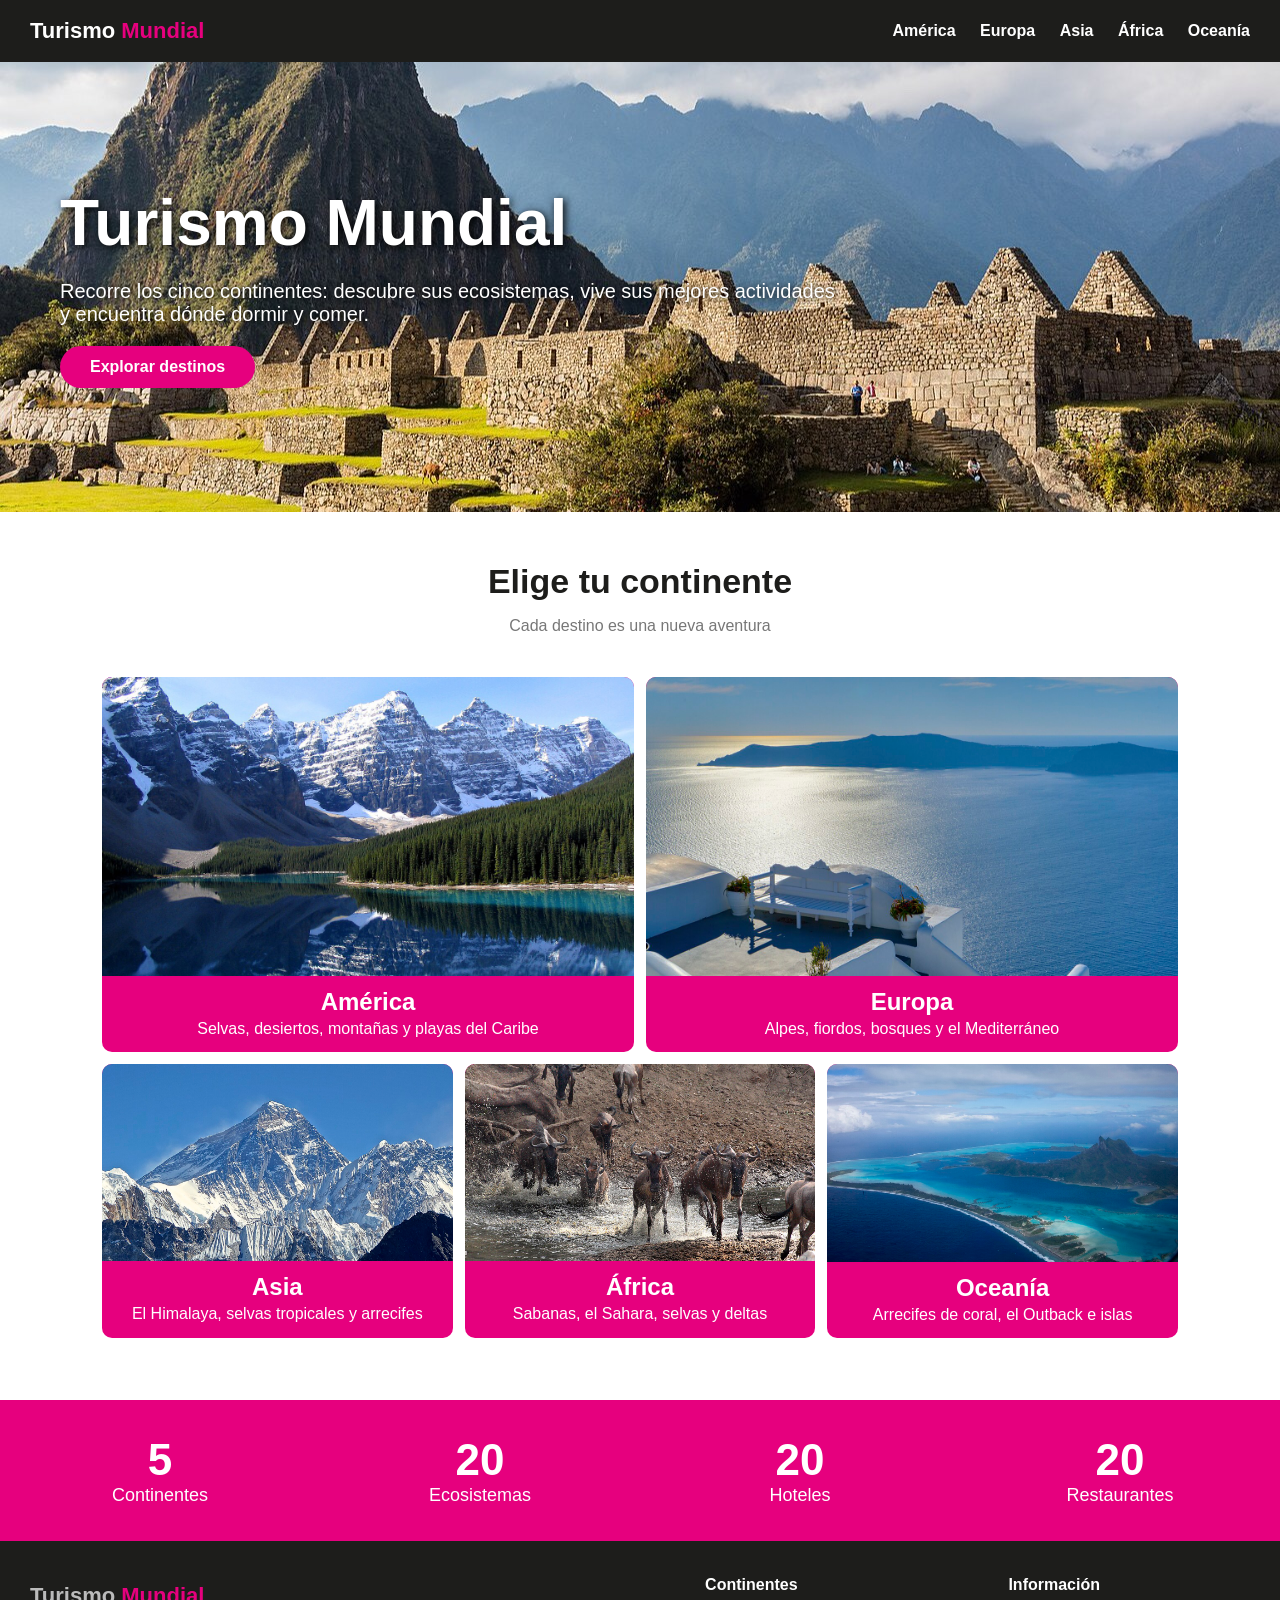
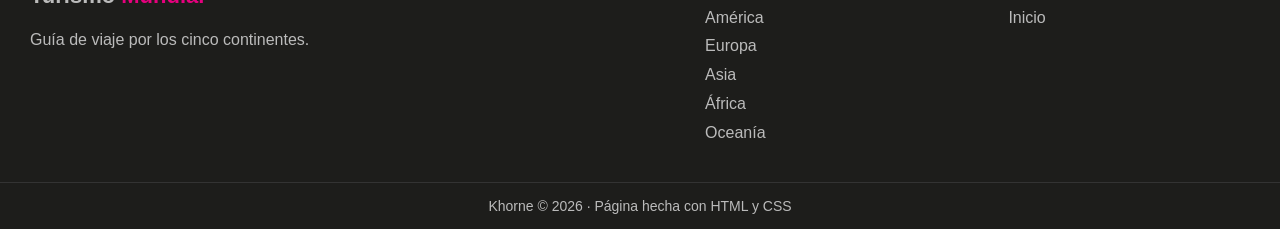
<file: index.html>
<!DOCTYPE html>
<html lang="es">
<head>
    <meta charset="UTF-8">
    <meta name="viewport" content="width=device-width, initial-scale=1.0">
    <title>Turismo Mundial</title>
    <link rel="stylesheet" href="estilos.css">
</head>
<body>

    <table class="menu">
        <tr>
            <td><a href="index.html" class="logo">Turismo <span>Mundial</span></a></td>
            <td class="enlaces">
                <a href="america.html">América</a>
                <a href="europa.html">Europa</a>
                <a href="asia.html">Asia</a>
                <a href="africa.html">África</a>
                <a href="oceania.html">Oceanía</a>
            </td>
        </tr>
    </table>

    <table class="portada portada-inicio">
        <tr>
            <td>
                <h1>Turismo Mundial</h1>
                <p>Recorre los cinco continentes: descubre sus ecosistemas, vive sus mejores actividades<br>y encuentra dónde dormir y comer.</p>
                <a href="#destinos" class="boton">Explorar destinos</a>
            </td>
        </tr>
    </table>

    <div class="seccion" id="destinos">
        <h2 class="titulo">Elige tu continente</h2>
        <p class="subtitulo">Cada destino es una nueva aventura</p>

        <table class="continentes">
            <tr>
                <td class="tarjeta" colspan="3">
                    <a href="america.html">
                        <img src="img/rocosas.jpg" alt="Montañas Rocosas">
                        <h3>América</h3>
                        <p>Selvas, desiertos, montañas y playas del Caribe</p>
                    </a>
                </td>
                <td class="tarjeta" colspan="3">
                    <a href="europa.html">
                        <img src="img/santorini.jpg" alt="Santorini">
                        <h3>Europa</h3>
                        <p>Alpes, fiordos, bosques y el Mediterráneo</p>
                    </a>
                </td>
            </tr>
            <tr>
                <td class="tarjeta" colspan="2">
                    <a href="asia.html">
                        <img src="img/himalaya.jpg" alt="Himalaya">
                        <h3>Asia</h3>
                        <p>El Himalaya, selvas tropicales y arrecifes</p>
                    </a>
                </td>
                <td class="tarjeta" colspan="2">
                    <a href="africa.html">
                        <img src="img/serengeti.jpg" alt="Serengeti">
                        <h3>África</h3>
                        <p>Sabanas, el Sahara, selvas y deltas</p>
                    </a>
                </td>
                <td class="tarjeta" colspan="2">
                    <a href="oceania.html">
                        <img src="img/borabora.jpg" alt="Bora Bora">
                        <h3>Oceanía</h3>
                        <p>Arrecifes de coral, el Outback e islas</p>
                    </a>
                </td>
            </tr>
        </table>
    </div>

    <table class="franja">
        <tr>
            <td><b>5</b>Continentes</td>
            <td><b>20</b>Ecosistemas</td>
            <td><b>20</b>Hoteles</td>
            <td><b>20</b>Restaurantes</td>
        </tr>
    </table>

    <table class="pie">
        <tr>
            <td>
                <a href="index.html" class="logo">Turismo <span>Mundial</span></a>
                <p>Guía de viaje por los cinco continentes.</p>
            </td>
            <td>
                <h3>Continentes</h3>
                <a href="america.html">América</a><br>
                <a href="europa.html">Europa</a><br>
                <a href="asia.html">Asia</a><br>
                <a href="africa.html">África</a><br>
                <a href="oceania.html">Oceanía</a>
            </td>
            <td>
                <h3>Información</h3>
                <a href="index.html">Inicio</a><br>
            </td>
        </tr>
        <tr>
            <td colspan="3" class="final">Khorne &copy; 2026 · Página hecha con HTML y CSS</td>
        </tr>
    </table>

</body>
</html>
</file>
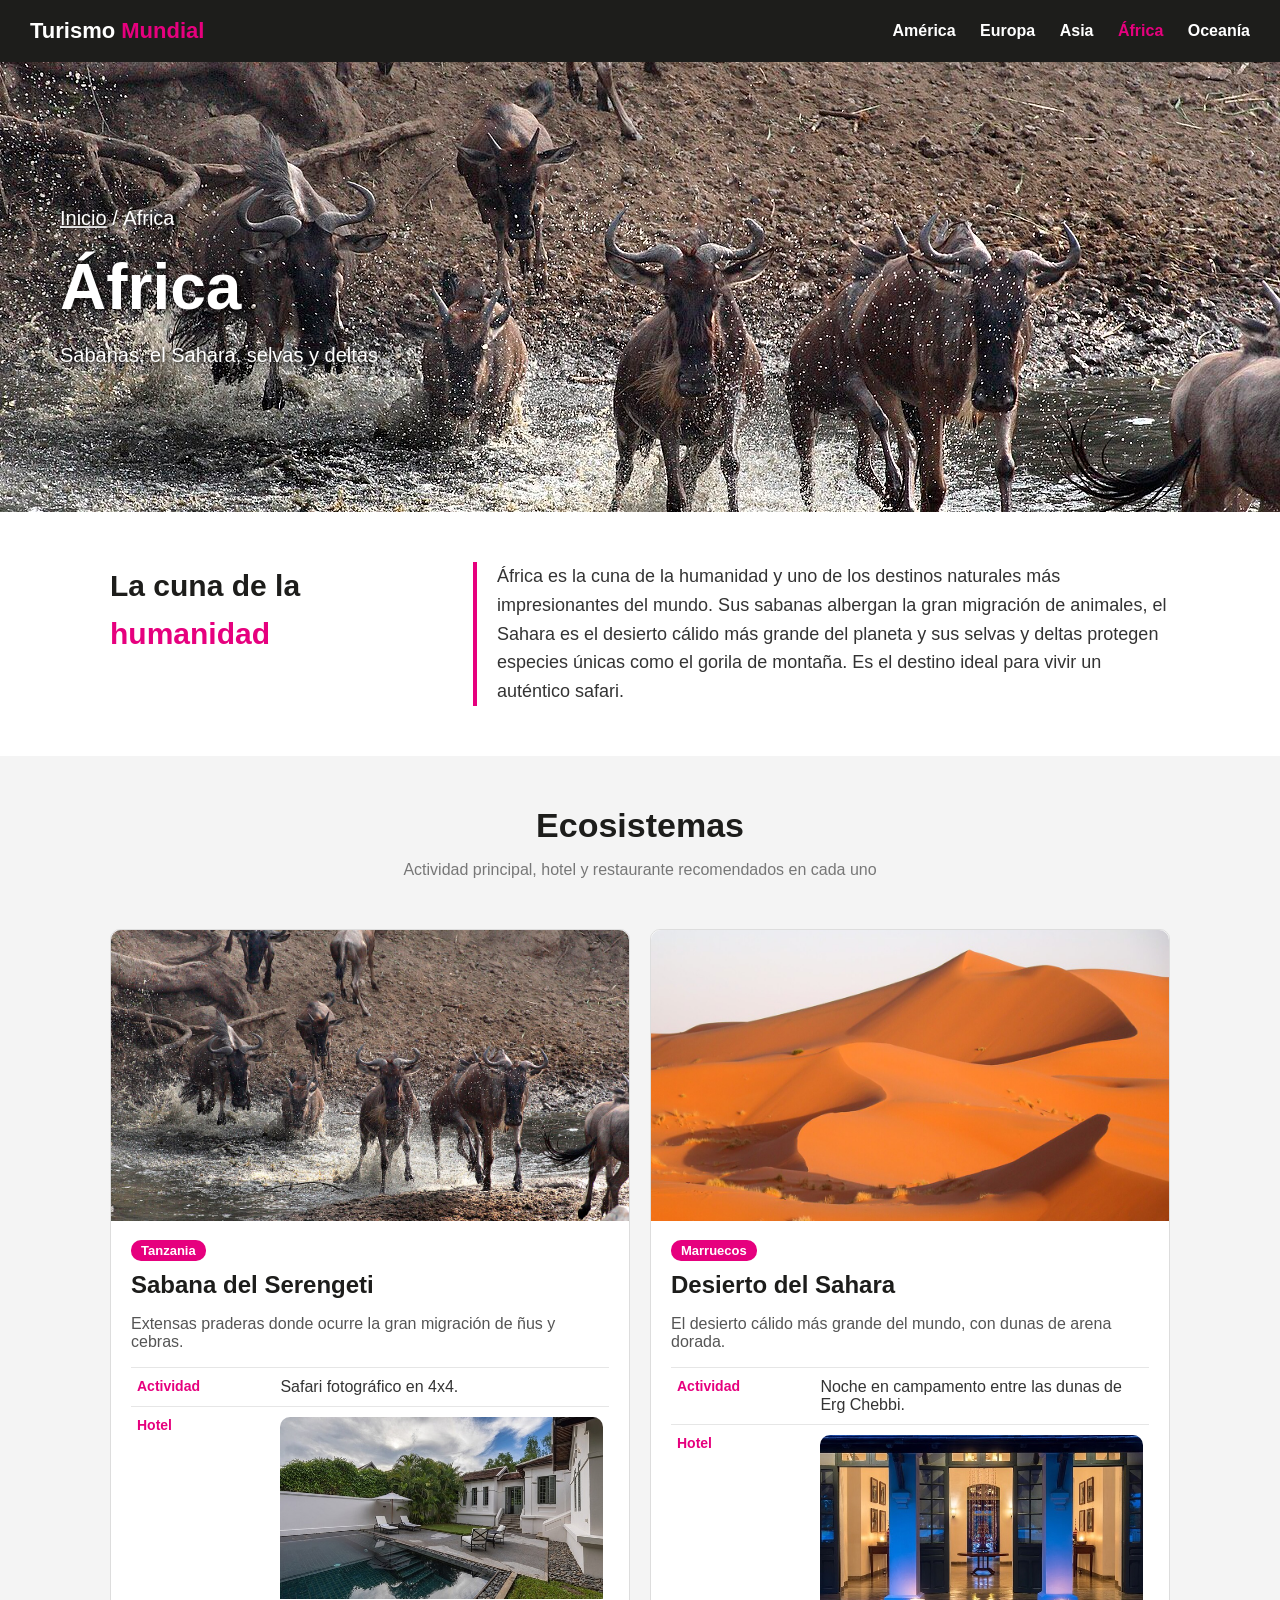
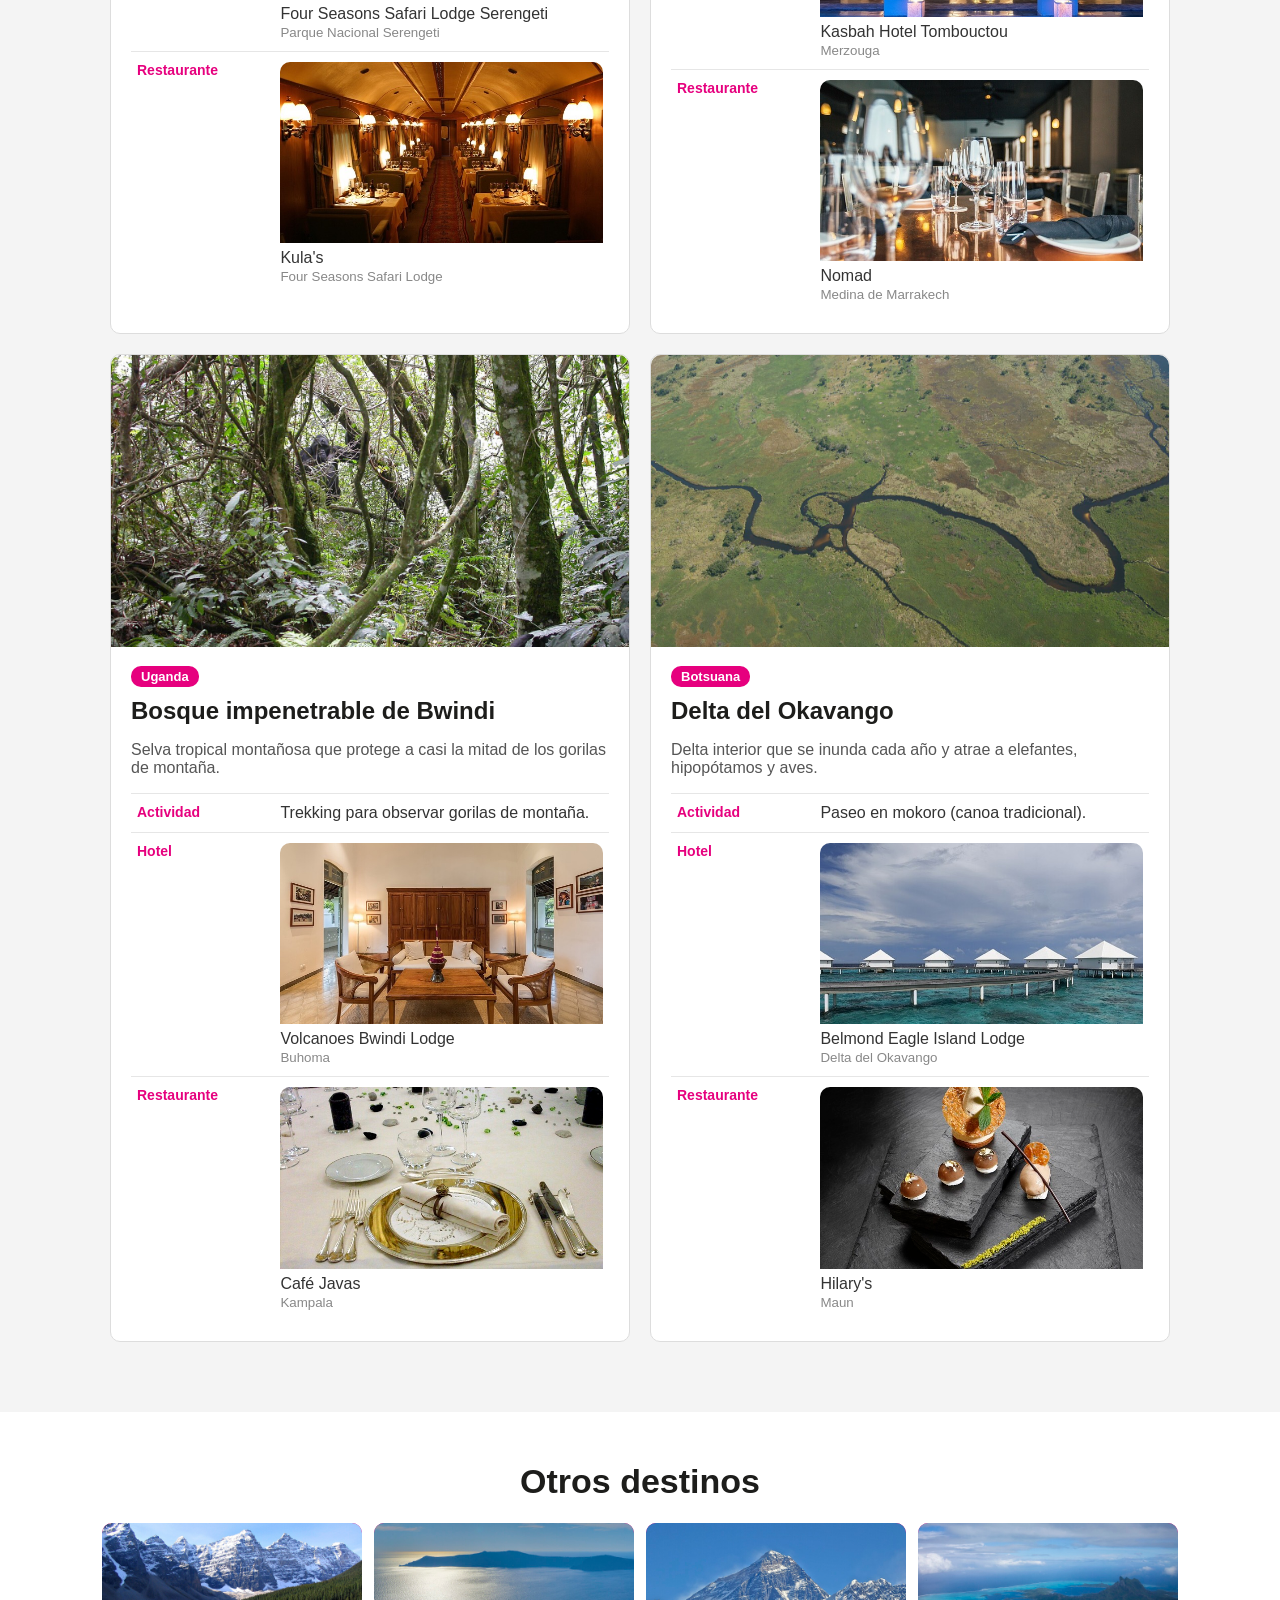
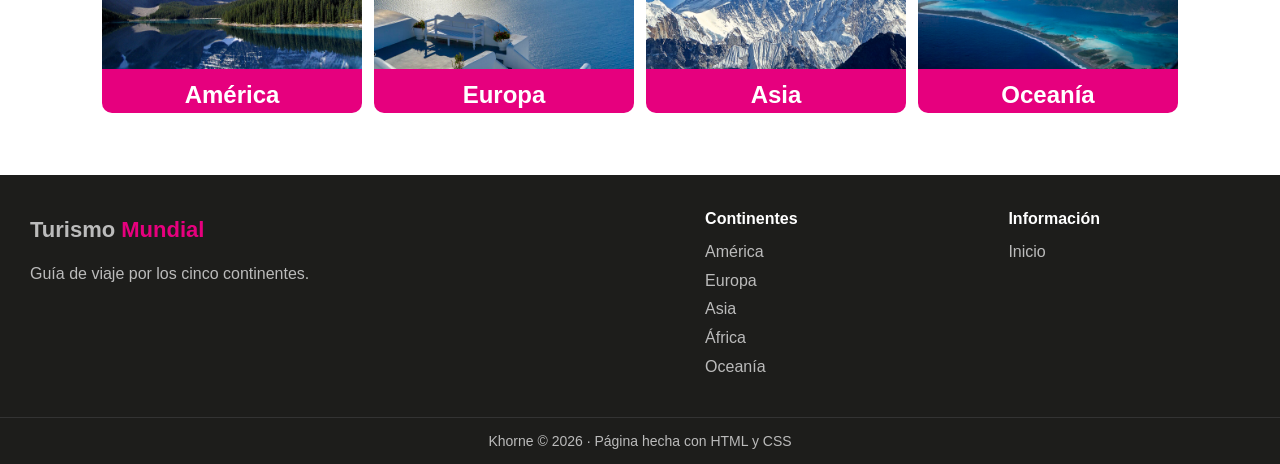
<file: africa.html>
<!DOCTYPE html>
<html lang="es">
<head>
    <meta charset="UTF-8">
    <meta name="viewport" content="width=device-width, initial-scale=1.0">
    <title>África - Turismo Mundial</title>
    <link rel="stylesheet" href="estilos.css">
</head>
<body>

    <!-- Menú -->
    <table class="menu">
        <tr>
            <td><a href="index.html" class="logo">Turismo <span>Mundial</span></a></td>
            <td class="enlaces">
                <a href="america.html">América</a>
                <a href="europa.html">Europa</a>
                <a href="asia.html">Asia</a>
                <a href="africa.html" class="activo">África</a>
                <a href="oceania.html">Oceanía</a>
            </td>
        </tr>
    </table>

    <!-- Portada -->
    <table class="portada portada-africa">
        <tr>
            <td>
                <p><a href="index.html">Inicio</a> / África</p>
                <h1>África</h1>
                <p>Sabanas, el Sahara, selvas y deltas</p>
            </td>
        </tr>
    </table>

    <!-- Descripción breve -->
    <div class="seccion">
        <table class="descripcion">
            <tr>
                <td class="frase">La cuna de la <span>humanidad</span></td>
                <td>África es la cuna de la humanidad y uno de los destinos naturales más impresionantes del mundo. Sus sabanas albergan la gran migración de animales, el Sahara es el desierto cálido más grande del planeta y sus selvas y deltas protegen especies únicas como el gorila de montaña. Es el destino ideal para vivir un auténtico safari.</td>
            </tr>
        </table>
    </div>

    <!-- Ecosistemas -->
    <div class="fondo-gris">
        <div class="seccion">
            <h2 class="titulo">Ecosistemas</h2>
            <p class="subtitulo">Actividad principal, hotel y restaurante recomendados en cada uno</p>
            <table class="ecosistemas">
            <tr>
                <td class="ecosistema">
                    <img src="img/serengeti.jpg" alt="Sabana del Serengeti">
                    <div class="cuerpo">
                        <span class="pais">Tanzania</span>
                        <h3>Sabana del Serengeti</h3>
                        <p>Extensas praderas donde ocurre la gran migración de ñus y cebras.</p>
                        <table class="recomendaciones">
                            <tr>
                                <th>Actividad</th>
                                <td>Safari fotográfico en 4x4.</td>
                            </tr>
                            <tr>
                                <th>Hotel</th>
                                <td><img class="foto-lugar" src="img/h-serengeti.jpg" alt="Four Seasons Safari Lodge Serengeti">Four Seasons Safari Lodge Serengeti<br><small>Parque Nacional Serengeti</small></td>
                            </tr>
                            <tr>
                                <th>Restaurante</th>
                                <td><img class="foto-lugar" src="img/r-kulas.jpg" alt="Kula's">Kula's<br><small>Four Seasons Safari Lodge</small></td>
                            </tr>
                        </table>
                    </div>
                </td>
                <td class="ecosistema">
                    <img src="img/sahara.jpg" alt="Desierto del Sahara">
                    <div class="cuerpo">
                        <span class="pais">Marruecos</span>
                        <h3>Desierto del Sahara</h3>
                        <p>El desierto cálido más grande del mundo, con dunas de arena dorada.</p>
                        <table class="recomendaciones">
                            <tr>
                                <th>Actividad</th>
                                <td>Noche en campamento entre las dunas de Erg Chebbi.</td>
                            </tr>
                            <tr>
                                <th>Hotel</th>
                                <td><img class="foto-lugar" src="img/h-tombouctou.jpg" alt="Kasbah Hotel Tombouctou">Kasbah Hotel Tombouctou<br><small>Merzouga</small></td>
                            </tr>
                            <tr>
                                <th>Restaurante</th>
                                <td><img class="foto-lugar" src="img/r-nomad.jpg" alt="Nomad">Nomad<br><small>Medina de Marrakech</small></td>
                            </tr>
                        </table>
                    </div>
                </td>
            </tr>
            <tr>
                <td class="ecosistema">
                    <img src="img/bwindi.jpg" alt="Bosque impenetrable de Bwindi">
                    <div class="cuerpo">
                        <span class="pais">Uganda</span>
                        <h3>Bosque impenetrable de Bwindi</h3>
                        <p>Selva tropical montañosa que protege a casi la mitad de los gorilas de montaña.</p>
                        <table class="recomendaciones">
                            <tr>
                                <th>Actividad</th>
                                <td>Trekking para observar gorilas de montaña.</td>
                            </tr>
                            <tr>
                                <th>Hotel</th>
                                <td><img class="foto-lugar" src="img/h-bwindi.jpg" alt="Volcanoes Bwindi Lodge">Volcanoes Bwindi Lodge<br><small>Buhoma</small></td>
                            </tr>
                            <tr>
                                <th>Restaurante</th>
                                <td><img class="foto-lugar" src="img/r-javas.jpg" alt="Café Javas">Café Javas<br><small>Kampala</small></td>
                            </tr>
                        </table>
                    </div>
                </td>
                <td class="ecosistema">
                    <img src="img/okavango.jpg" alt="Delta del Okavango">
                    <div class="cuerpo">
                        <span class="pais">Botsuana</span>
                        <h3>Delta del Okavango</h3>
                        <p>Delta interior que se inunda cada año y atrae a elefantes, hipopótamos y aves.</p>
                        <table class="recomendaciones">
                            <tr>
                                <th>Actividad</th>
                                <td>Paseo en mokoro (canoa tradicional).</td>
                            </tr>
                            <tr>
                                <th>Hotel</th>
                                <td><img class="foto-lugar" src="img/h-eagle.jpg" alt="Belmond Eagle Island Lodge">Belmond Eagle Island Lodge<br><small>Delta del Okavango</small></td>
                            </tr>
                            <tr>
                                <th>Restaurante</th>
                                <td><img class="foto-lugar" src="img/r-hilarys.jpg" alt="Hilary's">Hilary's<br><small>Maun</small></td>
                            </tr>
                        </table>
                    </div>
                </td>
            </tr>
            </table>
        </div>
    </div>

    <!-- Otros destinos -->
    <div class="seccion">
        <h2 class="titulo">Otros destinos</h2>
        <table class="continentes">
            <tr>
                <td class="tarjeta">
                    <a href="america.html">
                        <img src="img/rocosas.jpg" alt="América">
                        <h3>América</h3>
                    </a>
                </td>
                <td class="tarjeta">
                    <a href="europa.html">
                        <img src="img/santorini.jpg" alt="Europa">
                        <h3>Europa</h3>
                    </a>
                </td>
                <td class="tarjeta">
                    <a href="asia.html">
                        <img src="img/himalaya.jpg" alt="Asia">
                        <h3>Asia</h3>
                    </a>
                </td>
                <td class="tarjeta">
                    <a href="oceania.html">
                        <img src="img/borabora.jpg" alt="Oceanía">
                        <h3>Oceanía</h3>
                    </a>
                </td>
            </tr>
        </table>
    </div>

    <!-- Pie de página -->
    <table class="pie">
        <tr>
            <td>
                <a href="index.html" class="logo">Turismo <span>Mundial</span></a>
                <p>Guía de viaje por los cinco continentes.</p>
            </td>
            <td>
                <h3>Continentes</h3>
                <a href="america.html">América</a><br>
                <a href="europa.html">Europa</a><br>
                <a href="asia.html">Asia</a><br>
                <a href="africa.html">África</a><br>
                <a href="oceania.html">Oceanía</a>
            </td>
            <td>
                <h3>Información</h3>
                <a href="index.html">Inicio</a><br>
            </td>
        </tr>
        <tr>
            <td colspan="3" class="final">Khorne &copy; 2026 · Página hecha con HTML y CSS</td>
        </tr>
    </table>

</body>
</html>
</file>
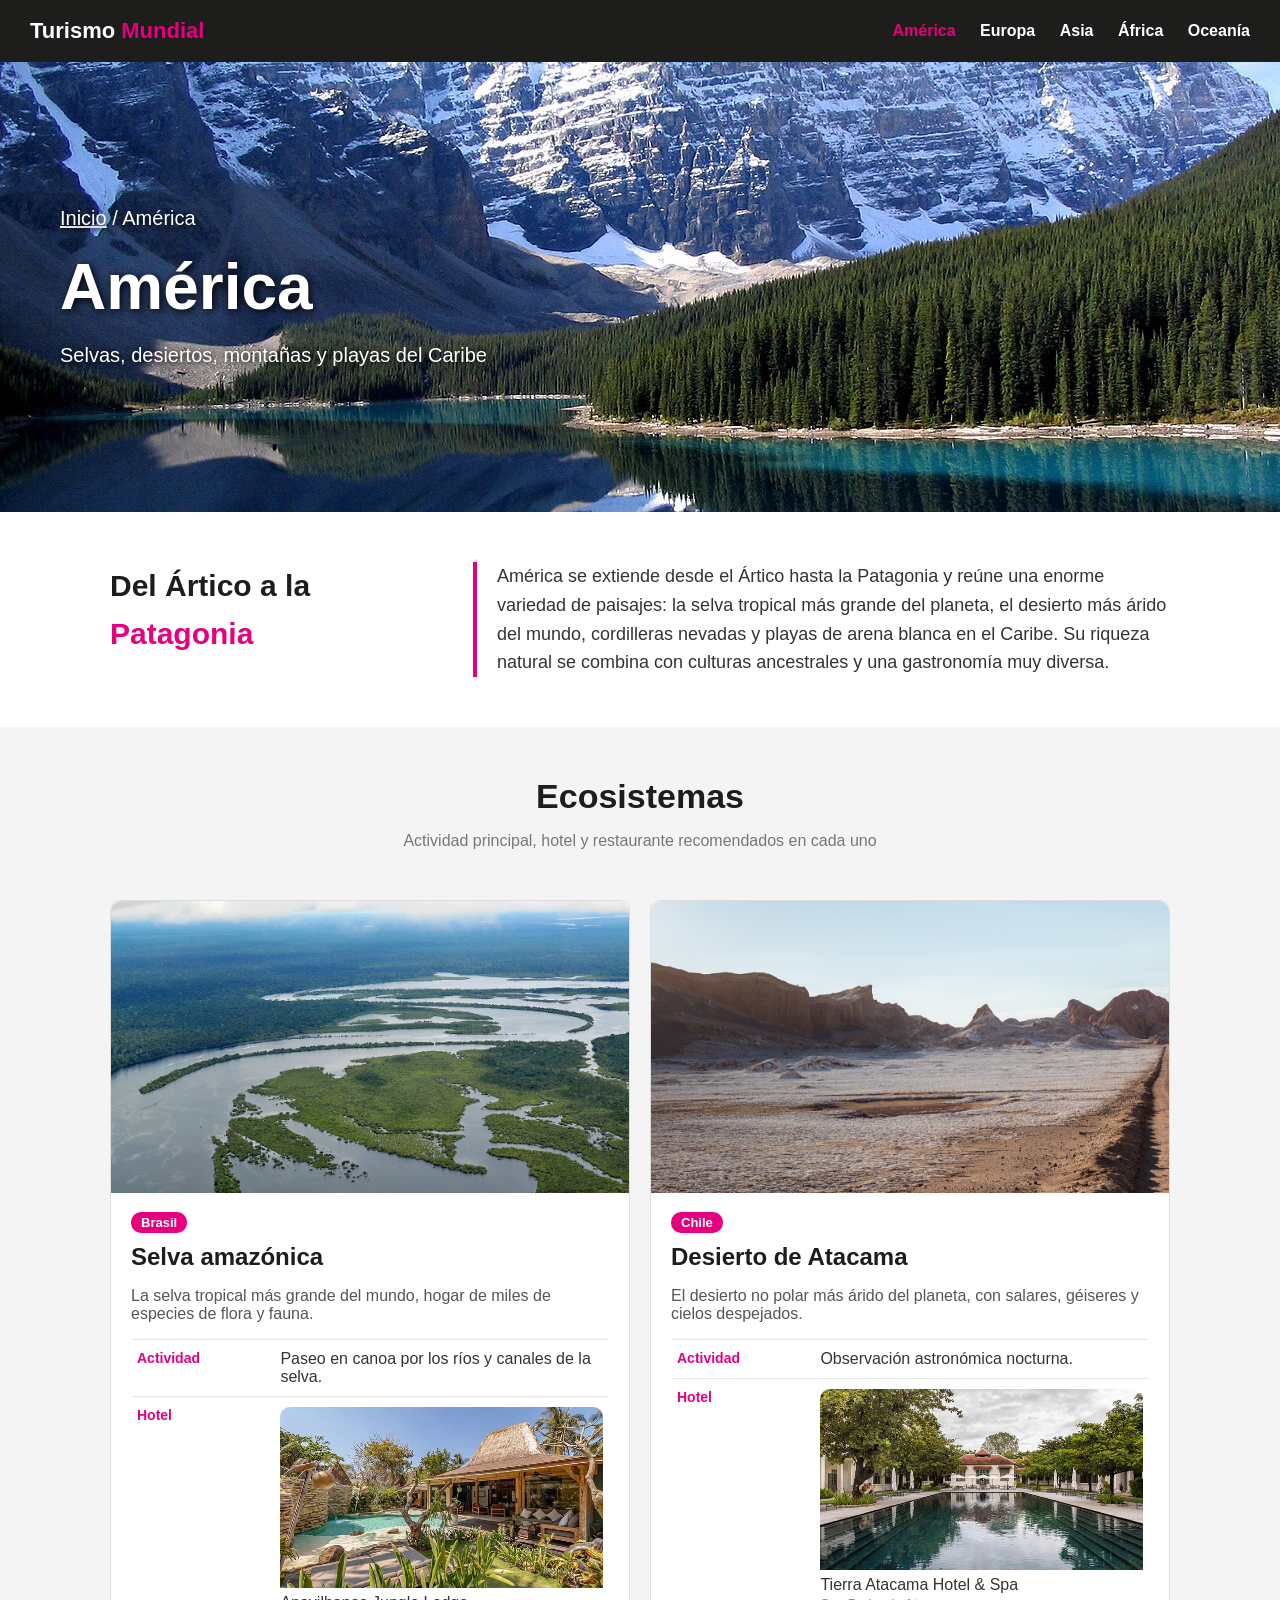
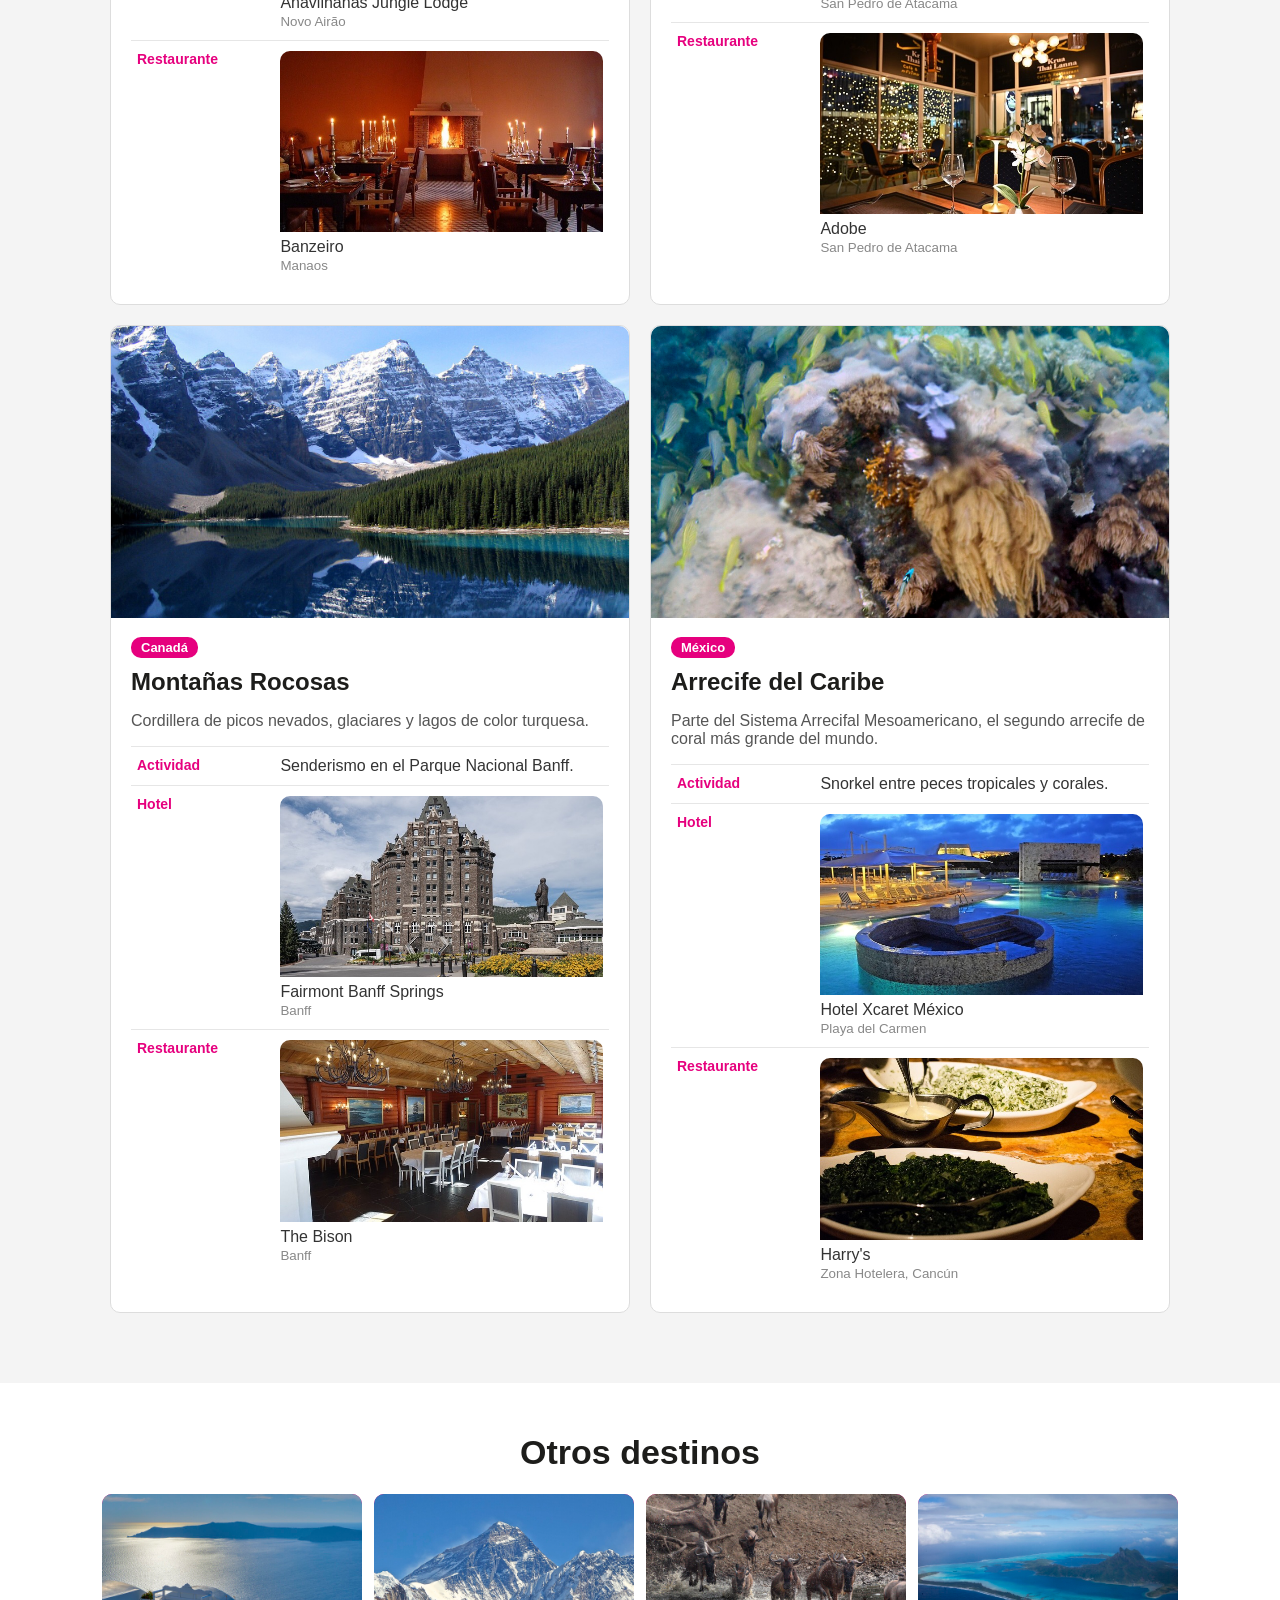
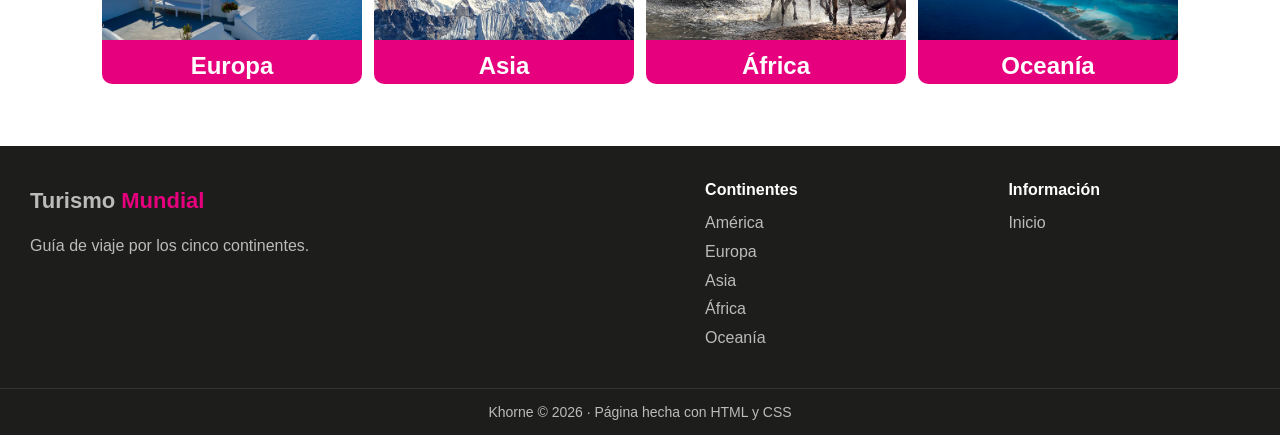
<file: america.html>
<!DOCTYPE html>
<html lang="es">
<head>
    <meta charset="UTF-8">
    <meta name="viewport" content="width=device-width, initial-scale=1.0">
    <title>América - Turismo Mundial</title>
    <link rel="stylesheet" href="estilos.css">
</head>
<body>

    <!-- Menú -->
    <table class="menu">
        <tr>
            <td><a href="index.html" class="logo">Turismo <span>Mundial</span></a></td>
            <td class="enlaces">
                <a href="america.html" class="activo">América</a>
                <a href="europa.html">Europa</a>
                <a href="asia.html">Asia</a>
                <a href="africa.html">África</a>
                <a href="oceania.html">Oceanía</a>
            </td>
        </tr>
    </table>

    <!-- Portada -->
    <table class="portada portada-america">
        <tr>
            <td>
                <p><a href="index.html">Inicio</a> / América</p>
                <h1>América</h1>
                <p>Selvas, desiertos, montañas y playas del Caribe</p>
            </td>
        </tr>
    </table>

    <!-- Descripción breve -->
    <div class="seccion">
        <table class="descripcion">
            <tr>
                <td class="frase">Del Ártico a la <span>Patagonia</span></td>
                <td>América se extiende desde el Ártico hasta la Patagonia y reúne una enorme variedad de paisajes: la selva tropical más grande del planeta, el desierto más árido del mundo, cordilleras nevadas y playas de arena blanca en el Caribe. Su riqueza natural se combina con culturas ancestrales y una gastronomía muy diversa.</td>
            </tr>
        </table>
    </div>

    <!-- Ecosistemas -->
    <div class="fondo-gris">
        <div class="seccion">
            <h2 class="titulo">Ecosistemas</h2>
            <p class="subtitulo">Actividad principal, hotel y restaurante recomendados en cada uno</p>
            <table class="ecosistemas">
            <tr>
                <td class="ecosistema">
                    <img src="img/amazonia.jpg" alt="Selva amazónica">
                    <div class="cuerpo">
                        <span class="pais">Brasil</span>
                        <h3>Selva amazónica</h3>
                        <p>La selva tropical más grande del mundo, hogar de miles de especies de flora y fauna.</p>
                        <table class="recomendaciones">
                            <tr>
                                <th>Actividad</th>
                                <td>Paseo en canoa por los ríos y canales de la selva.</td>
                            </tr>
                            <tr>
                                <th>Hotel</th>
                                <td><img class="foto-lugar" src="img/h-anavilhanas.jpg" alt="Anavilhanas Jungle Lodge">Anavilhanas Jungle Lodge<br><small>Novo Airão</small></td>
                            </tr>
                            <tr>
                                <th>Restaurante</th>
                                <td><img class="foto-lugar" src="img/r-banzeiro.jpg" alt="Banzeiro">Banzeiro<br><small>Manaos</small></td>
                            </tr>
                        </table>
                    </div>
                </td>
                <td class="ecosistema">
                    <img src="img/atacama.jpg" alt="Desierto de Atacama">
                    <div class="cuerpo">
                        <span class="pais">Chile</span>
                        <h3>Desierto de Atacama</h3>
                        <p>El desierto no polar más árido del planeta, con salares, géiseres y cielos despejados.</p>
                        <table class="recomendaciones">
                            <tr>
                                <th>Actividad</th>
                                <td>Observación astronómica nocturna.</td>
                            </tr>
                            <tr>
                                <th>Hotel</th>
                                <td><img class="foto-lugar" src="img/h-atacama.jpg" alt="Tierra Atacama Hotel &amp; Spa">Tierra Atacama Hotel &amp; Spa<br><small>San Pedro de Atacama</small></td>
                            </tr>
                            <tr>
                                <th>Restaurante</th>
                                <td><img class="foto-lugar" src="img/r-adobe.jpg" alt="Adobe">Adobe<br><small>San Pedro de Atacama</small></td>
                            </tr>
                        </table>
                    </div>
                </td>
            </tr>
            <tr>
                <td class="ecosistema">
                    <img src="img/rocosas.jpg" alt="Montañas Rocosas">
                    <div class="cuerpo">
                        <span class="pais">Canadá</span>
                        <h3>Montañas Rocosas</h3>
                        <p>Cordillera de picos nevados, glaciares y lagos de color turquesa.</p>
                        <table class="recomendaciones">
                            <tr>
                                <th>Actividad</th>
                                <td>Senderismo en el Parque Nacional Banff.</td>
                            </tr>
                            <tr>
                                <th>Hotel</th>
                                <td><img class="foto-lugar" src="img/h-fairmont.jpg" alt="Fairmont Banff Springs">Fairmont Banff Springs<br><small>Banff</small></td>
                            </tr>
                            <tr>
                                <th>Restaurante</th>
                                <td><img class="foto-lugar" src="img/r-bison.jpg" alt="The Bison">The Bison<br><small>Banff</small></td>
                            </tr>
                        </table>
                    </div>
                </td>
                <td class="ecosistema">
                    <img src="img/caribe.jpg" alt="Arrecife del Caribe">
                    <div class="cuerpo">
                        <span class="pais">México</span>
                        <h3>Arrecife del Caribe</h3>
                        <p>Parte del Sistema Arrecifal Mesoamericano, el segundo arrecife de coral más grande del mundo.</p>
                        <table class="recomendaciones">
                            <tr>
                                <th>Actividad</th>
                                <td>Snorkel entre peces tropicales y corales.</td>
                            </tr>
                            <tr>
                                <th>Hotel</th>
                                <td><img class="foto-lugar" src="img/h-xcaret.jpg" alt="Hotel Xcaret México">Hotel Xcaret México<br><small>Playa del Carmen</small></td>
                            </tr>
                            <tr>
                                <th>Restaurante</th>
                                <td><img class="foto-lugar" src="img/r-harrys.jpg" alt="Harry's">Harry's<br><small>Zona Hotelera, Cancún</small></td>
                            </tr>
                        </table>
                    </div>
                </td>
            </tr>
            </table>
        </div>
    </div>

    <!-- Otros destinos -->
    <div class="seccion">
        <h2 class="titulo">Otros destinos</h2>
        <table class="continentes">
            <tr>
                <td class="tarjeta">
                    <a href="europa.html">
                        <img src="img/santorini.jpg" alt="Europa">
                        <h3>Europa</h3>
                    </a>
                </td>
                <td class="tarjeta">
                    <a href="asia.html">
                        <img src="img/himalaya.jpg" alt="Asia">
                        <h3>Asia</h3>
                    </a>
                </td>
                <td class="tarjeta">
                    <a href="africa.html">
                        <img src="img/serengeti.jpg" alt="África">
                        <h3>África</h3>
                    </a>
                </td>
                <td class="tarjeta">
                    <a href="oceania.html">
                        <img src="img/borabora.jpg" alt="Oceanía">
                        <h3>Oceanía</h3>
                    </a>
                </td>
            </tr>
        </table>
    </div>

    <!-- Pie de página -->
    <table class="pie">
        <tr>
            <td>
                <a href="index.html" class="logo">Turismo <span>Mundial</span></a>
                <p>Guía de viaje por los cinco continentes.</p>
            </td>
            <td>
                <h3>Continentes</h3>
                <a href="america.html">América</a><br>
                <a href="europa.html">Europa</a><br>
                <a href="asia.html">Asia</a><br>
                <a href="africa.html">África</a><br>
                <a href="oceania.html">Oceanía</a>
            </td>
            <td>
                <h3>Información</h3>
                <a href="index.html">Inicio</a><br>
            </td>
        </tr>
        <tr>
            <td colspan="3" class="final">Khorne &copy; 2026 · Página hecha con HTML y CSS</td>
        </tr>
    </table>

</body>
</html>
</file>
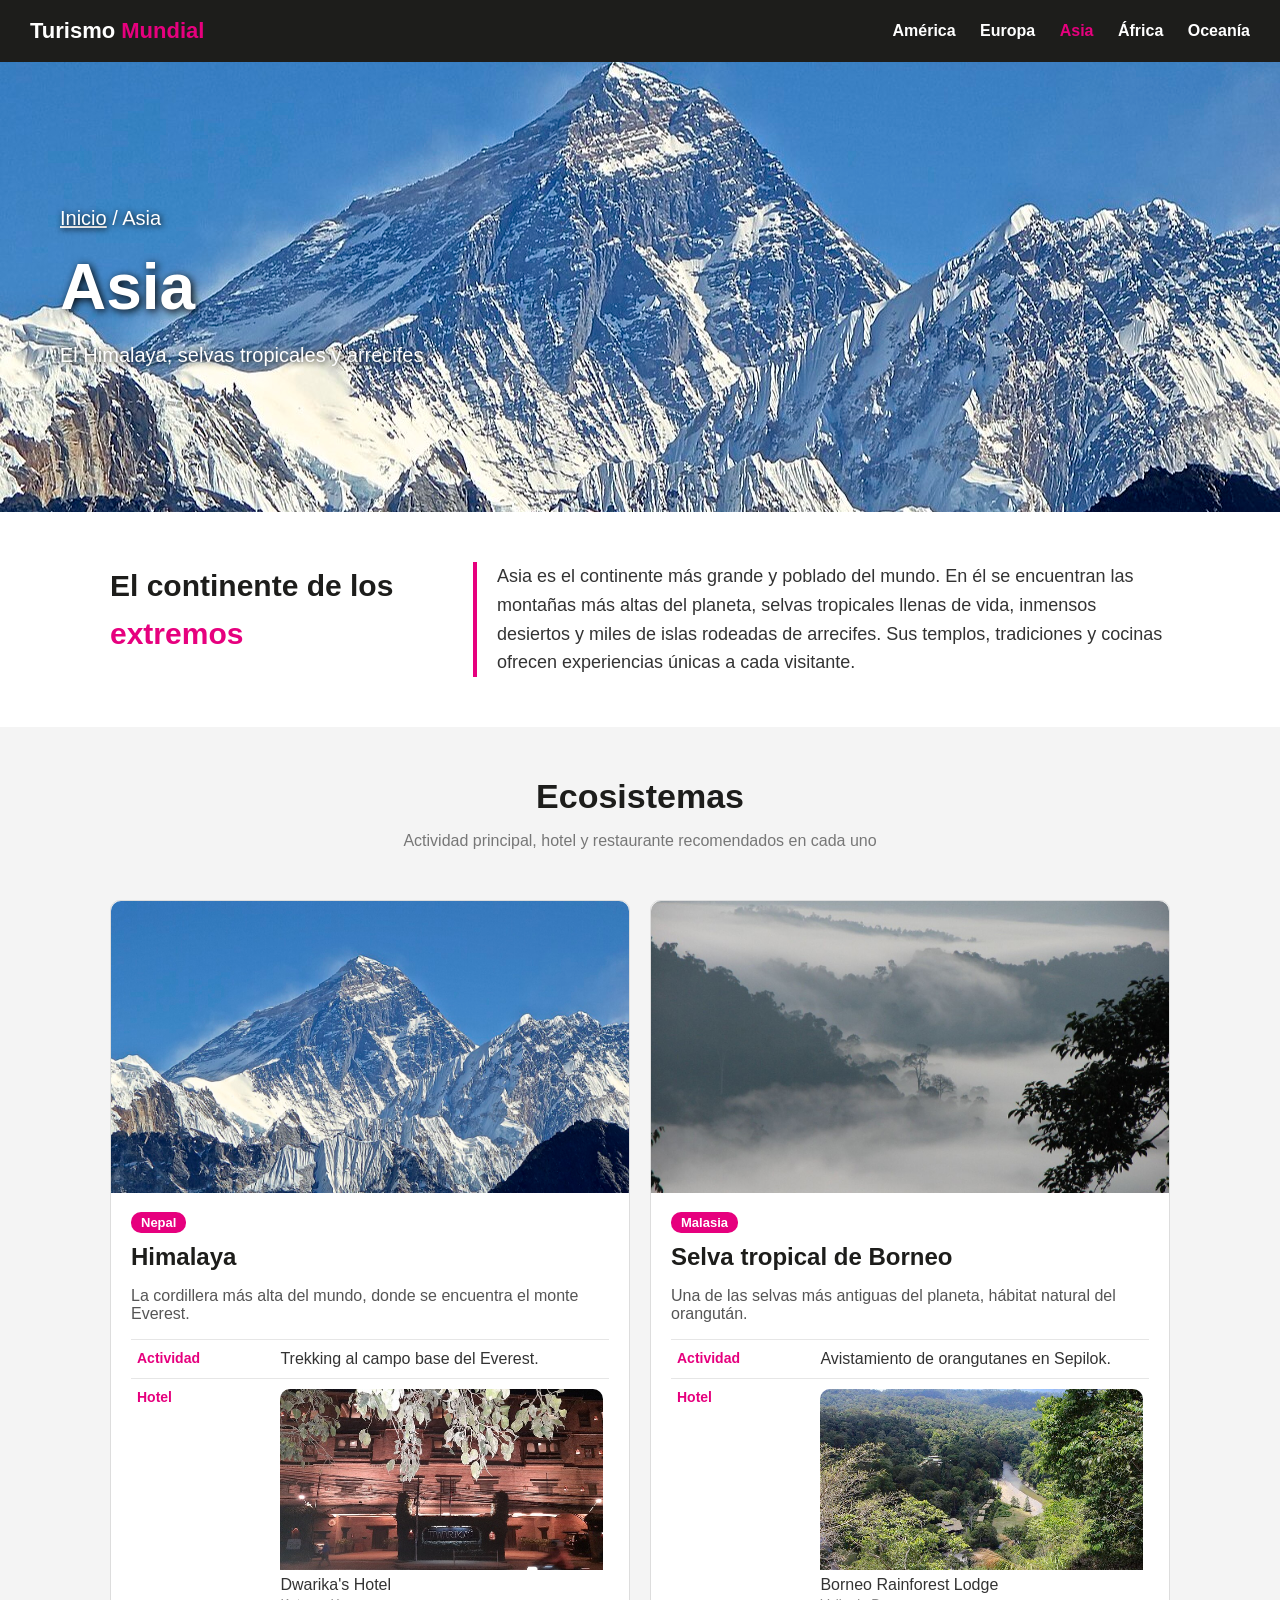
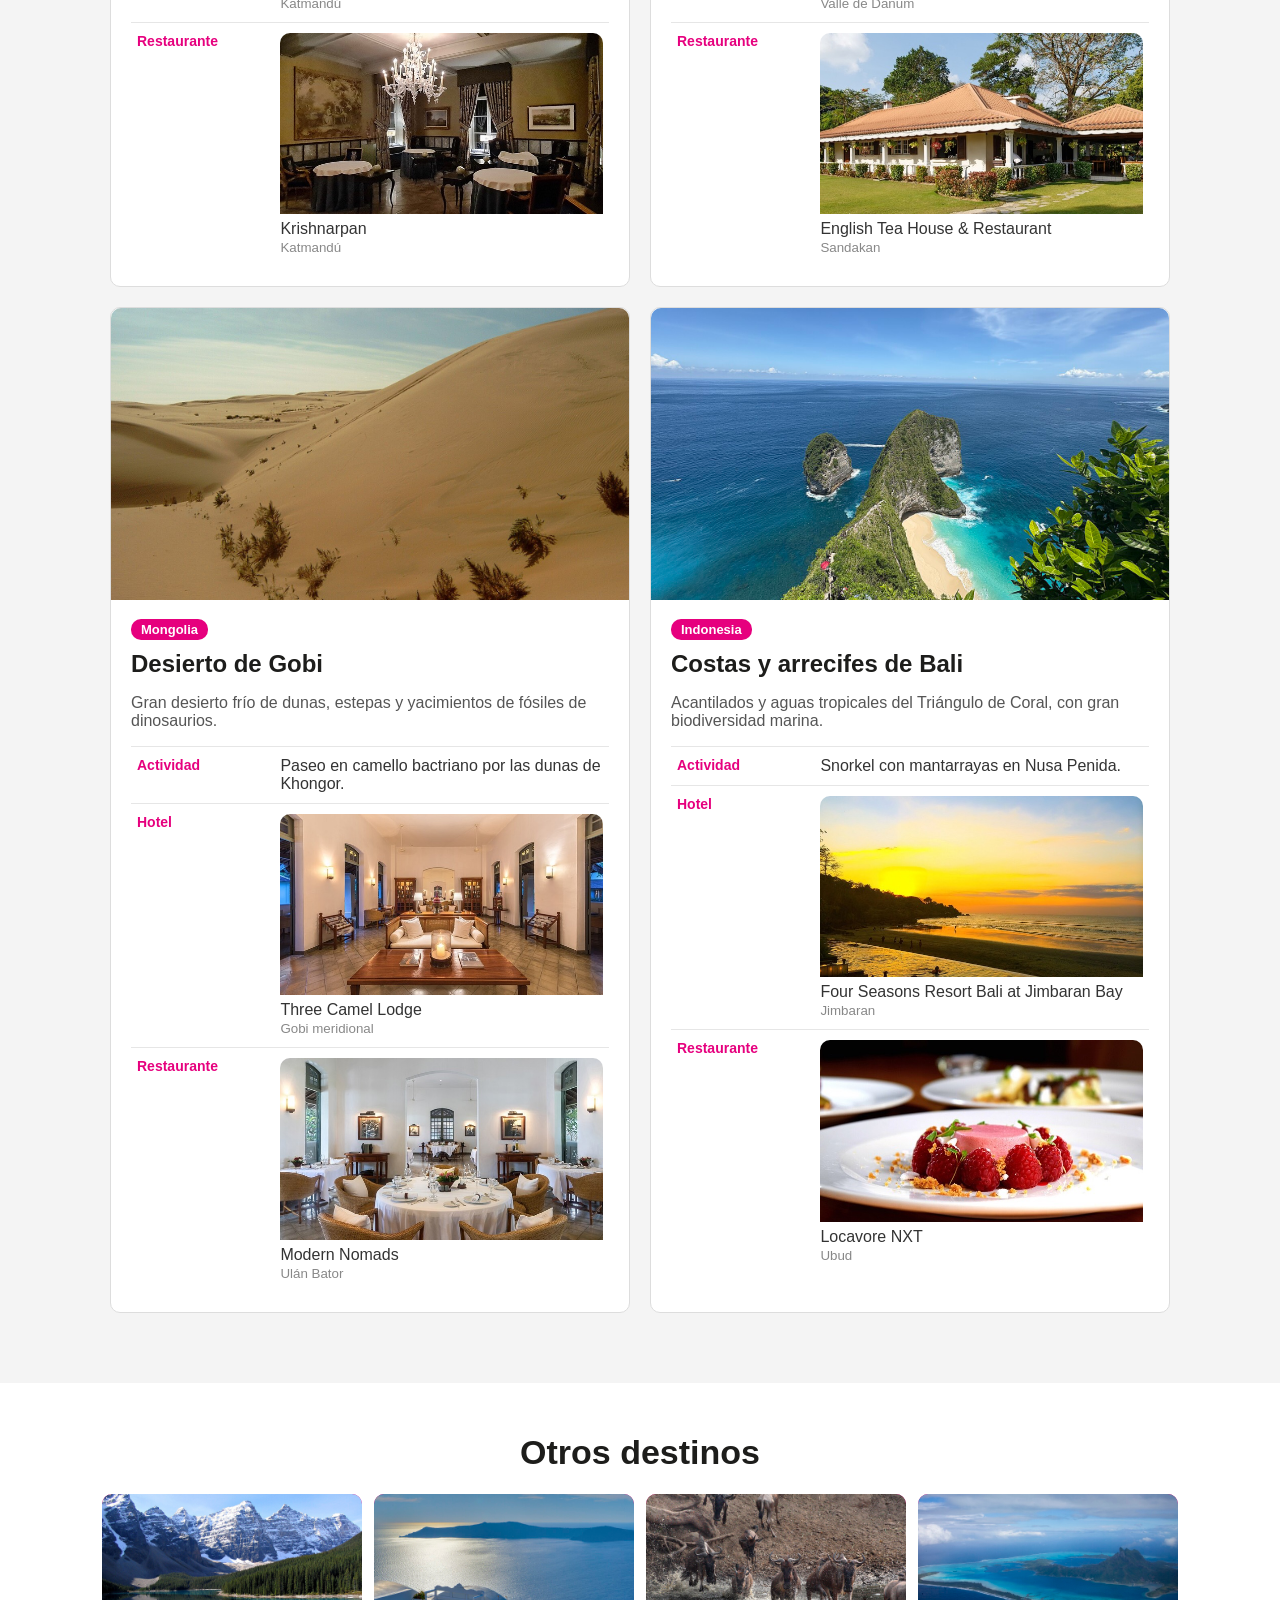
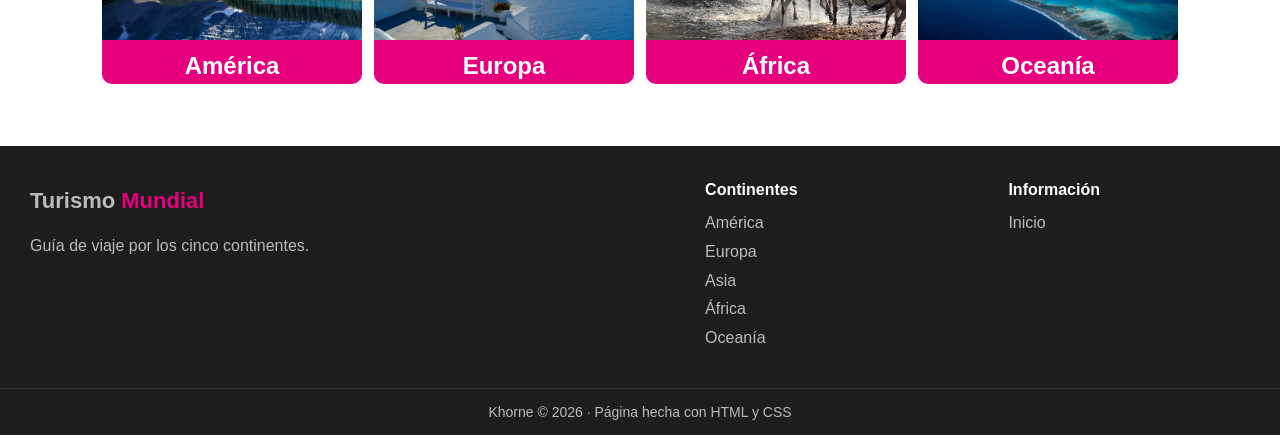
<file: asia.html>
<!DOCTYPE html>
<html lang="es">
<head>
    <meta charset="UTF-8">
    <meta name="viewport" content="width=device-width, initial-scale=1.0">
    <title>Asia - Turismo Mundial</title>
    <link rel="stylesheet" href="estilos.css">
</head>
<body>

    <table class="menu">
        <tr>
            <td><a href="index.html" class="logo">Turismo <span>Mundial</span></a></td>
            <td class="enlaces">
                <a href="america.html">América</a>
                <a href="europa.html">Europa</a>
                <a href="asia.html" class="activo">Asia</a>
                <a href="africa.html">África</a>
                <a href="oceania.html">Oceanía</a>
            </td>
        </tr>
    </table>

    <table class="portada portada-asia">
        <tr>
            <td>
                <p><a href="index.html">Inicio</a> / Asia</p>
                <h1>Asia</h1>
                <p>El Himalaya, selvas tropicales y arrecifes</p>
            </td>
        </tr>
    </table>

    <div class="seccion">
        <table class="descripcion">
            <tr>
                <td class="frase">El continente de los <span>extremos</span></td>
                <td>Asia es el continente más grande y poblado del mundo. En él se encuentran las montañas más altas del planeta, selvas tropicales llenas de vida, inmensos desiertos y miles de islas rodeadas de arrecifes. Sus templos, tradiciones y cocinas ofrecen experiencias únicas a cada visitante.</td>
            </tr>
        </table>
    </div>

    <div class="fondo-gris">
        <div class="seccion">
            <h2 class="titulo">Ecosistemas</h2>
            <p class="subtitulo">Actividad principal, hotel y restaurante recomendados en cada uno</p>
            <table class="ecosistemas">
            <tr>
                <td class="ecosistema">
                    <img src="img/himalaya.jpg" alt="Himalaya">
                    <div class="cuerpo">
                        <span class="pais">Nepal</span>
                        <h3>Himalaya</h3>
                        <p>La cordillera más alta del mundo, donde se encuentra el monte Everest.</p>
                        <table class="recomendaciones">
                            <tr>
                                <th>Actividad</th>
                                <td>Trekking al campo base del Everest.</td>
                            </tr>
                            <tr>
                                <th>Hotel</th>
                                <td><img class="foto-lugar" src="img/h-dwarikas.jpg" alt="Dwarika's Hotel">Dwarika's Hotel<br><small>Katmandú</small></td>
                            </tr>
                            <tr>
                                <th>Restaurante</th>
                                <td><img class="foto-lugar" src="img/r-krishnarpan.jpg" alt="Krishnarpan">Krishnarpan<br><small>Katmandú</small></td>
                            </tr>
                        </table>
                    </div>
                </td>
                <td class="ecosistema">
                    <img src="img/borneo.jpg" alt="Selva tropical de Borneo">
                    <div class="cuerpo">
                        <span class="pais">Malasia</span>
                        <h3>Selva tropical de Borneo</h3>
                        <p>Una de las selvas más antiguas del planeta, hábitat natural del orangután.</p>
                        <table class="recomendaciones">
                            <tr>
                                <th>Actividad</th>
                                <td>Avistamiento de orangutanes en Sepilok.</td>
                            </tr>
                            <tr>
                                <th>Hotel</th>
                                <td><img class="foto-lugar" src="img/h-borneo.jpg" alt="Borneo Rainforest Lodge">Borneo Rainforest Lodge<br><small>Valle de Danum</small></td>
                            </tr>
                            <tr>
                                <th>Restaurante</th>
                                <td><img class="foto-lugar" src="img/r-teahouse.jpg" alt="English Tea House &amp; Restaurant">English Tea House &amp; Restaurant<br><small>Sandakan</small></td>
                            </tr>
                        </table>
                    </div>
                </td>
            </tr>
            <tr>
                <td class="ecosistema">
                    <img src="img/gobi.jpg" alt="Desierto de Gobi">
                    <div class="cuerpo">
                        <span class="pais">Mongolia</span>
                        <h3>Desierto de Gobi</h3>
                        <p>Gran desierto frío de dunas, estepas y yacimientos de fósiles de dinosaurios.</p>
                        <table class="recomendaciones">
                            <tr>
                                <th>Actividad</th>
                                <td>Paseo en camello bactriano por las dunas de Khongor.</td>
                            </tr>
                            <tr>
                                <th>Hotel</th>
                                <td><img class="foto-lugar" src="img/h-threecamel.jpg" alt="Three Camel Lodge">Three Camel Lodge<br><small>Gobi meridional</small></td>
                            </tr>
                            <tr>
                                <th>Restaurante</th>
                                <td><img class="foto-lugar" src="img/r-nomads.jpg" alt="Modern Nomads">Modern Nomads<br><small>Ulán Bator</small></td>
                            </tr>
                        </table>
                    </div>
                </td>
                <td class="ecosistema">
                    <img src="img/bali.jpg" alt="Costas y arrecifes de Bali">
                    <div class="cuerpo">
                        <span class="pais">Indonesia</span>
                        <h3>Costas y arrecifes de Bali</h3>
                        <p>Acantilados y aguas tropicales del Triángulo de Coral, con gran biodiversidad marina.</p>
                        <table class="recomendaciones">
                            <tr>
                                <th>Actividad</th>
                                <td>Snorkel con mantarrayas en Nusa Penida.</td>
                            </tr>
                            <tr>
                                <th>Hotel</th>
                                <td><img class="foto-lugar" src="img/h-jimbaran.jpg" alt="Four Seasons Resort Bali at Jimbaran Bay">Four Seasons Resort Bali at Jimbaran Bay<br><small>Jimbaran</small></td>
                            </tr>
                            <tr>
                                <th>Restaurante</th>
                                <td><img class="foto-lugar" src="img/r-locavore.jpg" alt="Locavore NXT">Locavore NXT<br><small>Ubud</small></td>
                            </tr>
                        </table>
                    </div>
                </td>
            </tr>
            </table>
        </div>
    </div>

    <div class="seccion">
        <h2 class="titulo">Otros destinos</h2>
        <table class="continentes">
            <tr>
                <td class="tarjeta">
                    <a href="america.html">
                        <img src="img/rocosas.jpg" alt="América">
                        <h3>América</h3>
                    </a>
                </td>
                <td class="tarjeta">
                    <a href="europa.html">
                        <img src="img/santorini.jpg" alt="Europa">
                        <h3>Europa</h3>
                    </a>
                </td>
                <td class="tarjeta">
                    <a href="africa.html">
                        <img src="img/serengeti.jpg" alt="África">
                        <h3>África</h3>
                    </a>
                </td>
                <td class="tarjeta">
                    <a href="oceania.html">
                        <img src="img/borabora.jpg" alt="Oceanía">
                        <h3>Oceanía</h3>
                    </a>
                </td>
            </tr>
        </table>
    </div>

    <table class="pie">
        <tr>
            <td>
                <a href="index.html" class="logo">Turismo <span>Mundial</span></a>
                <p>Guía de viaje por los cinco continentes.</p>
            </td>
            <td>
                <h3>Continentes</h3>
                <a href="america.html">América</a><br>
                <a href="europa.html">Europa</a><br>
                <a href="asia.html">Asia</a><br>
                <a href="africa.html">África</a><br>
                <a href="oceania.html">Oceanía</a>
            </td>
            <td>
                <h3>Información</h3>
                <a href="index.html">Inicio</a><br>
            </td>
        </tr>
        <tr>
            <td colspan="3" class="final">Khorne &copy; 2026 · Página hecha con HTML y CSS</td>
        </tr>
    </table>

</body>
</html>
</file>
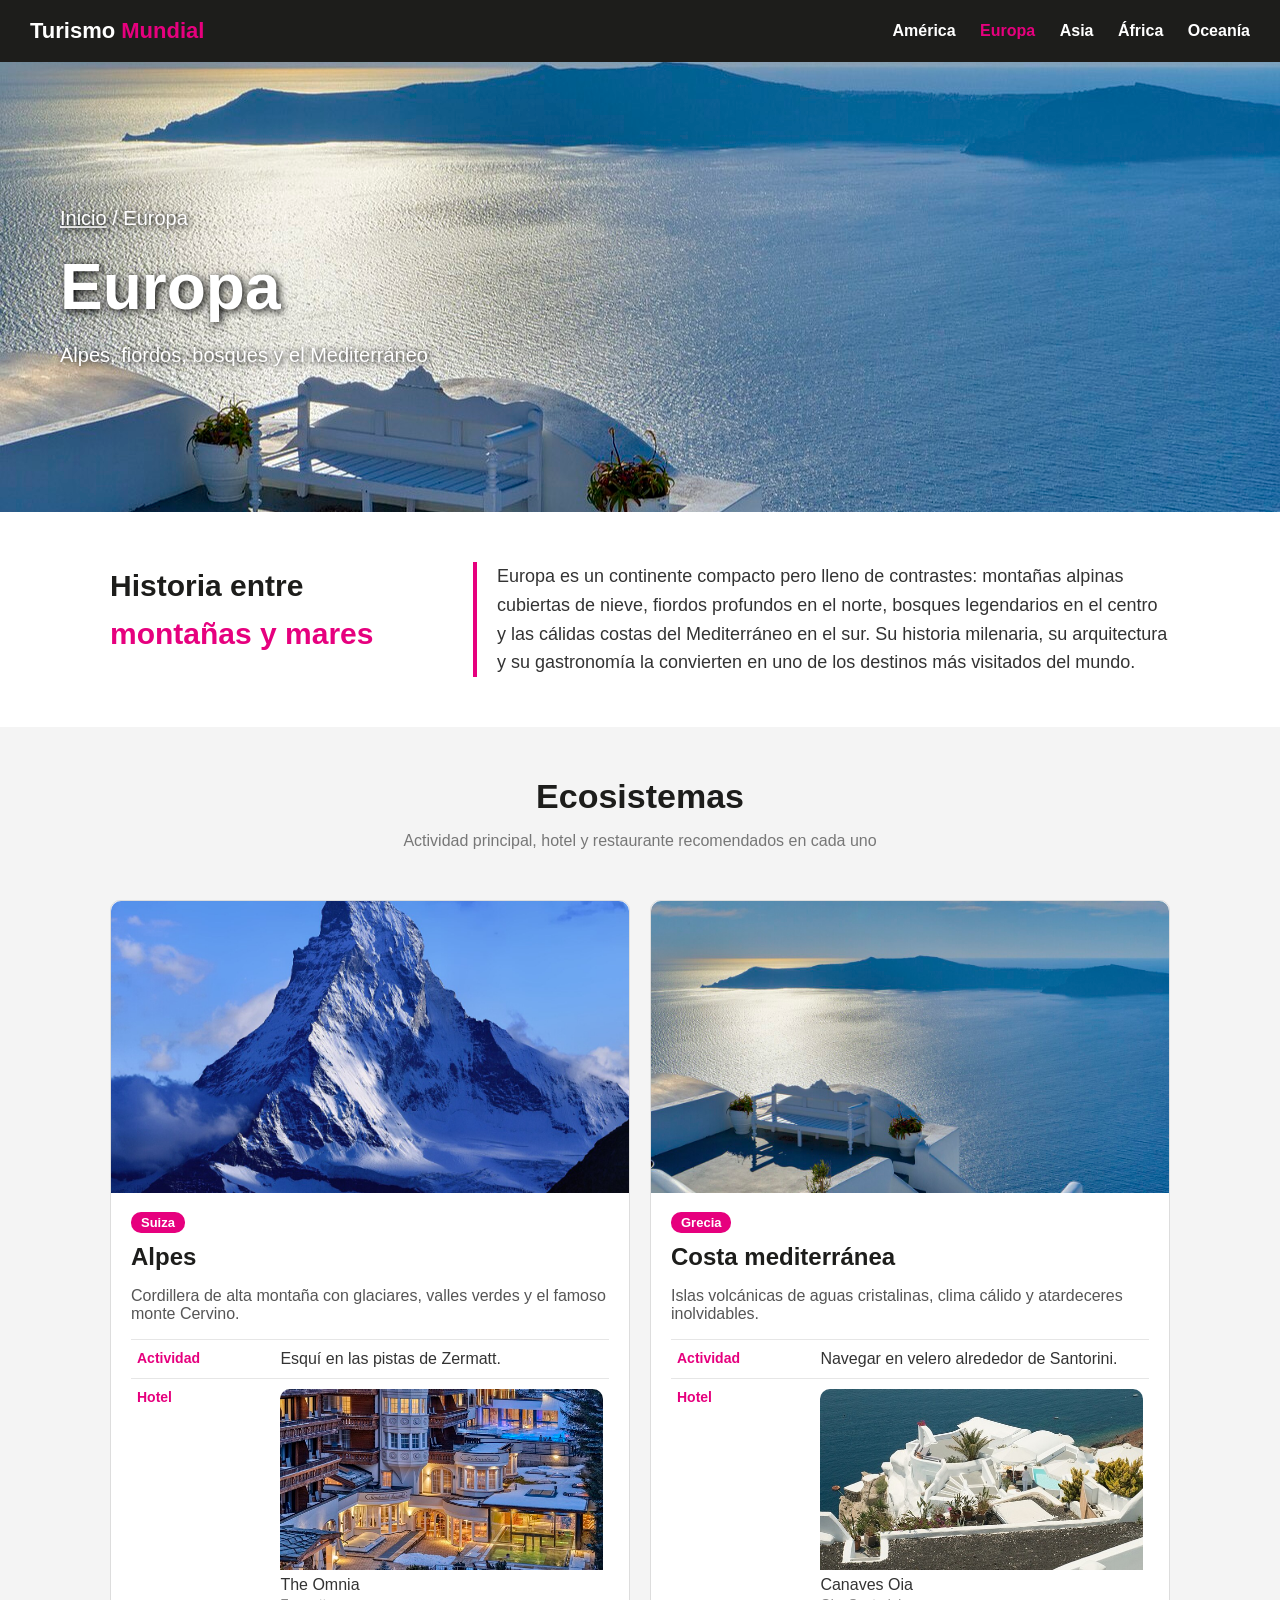
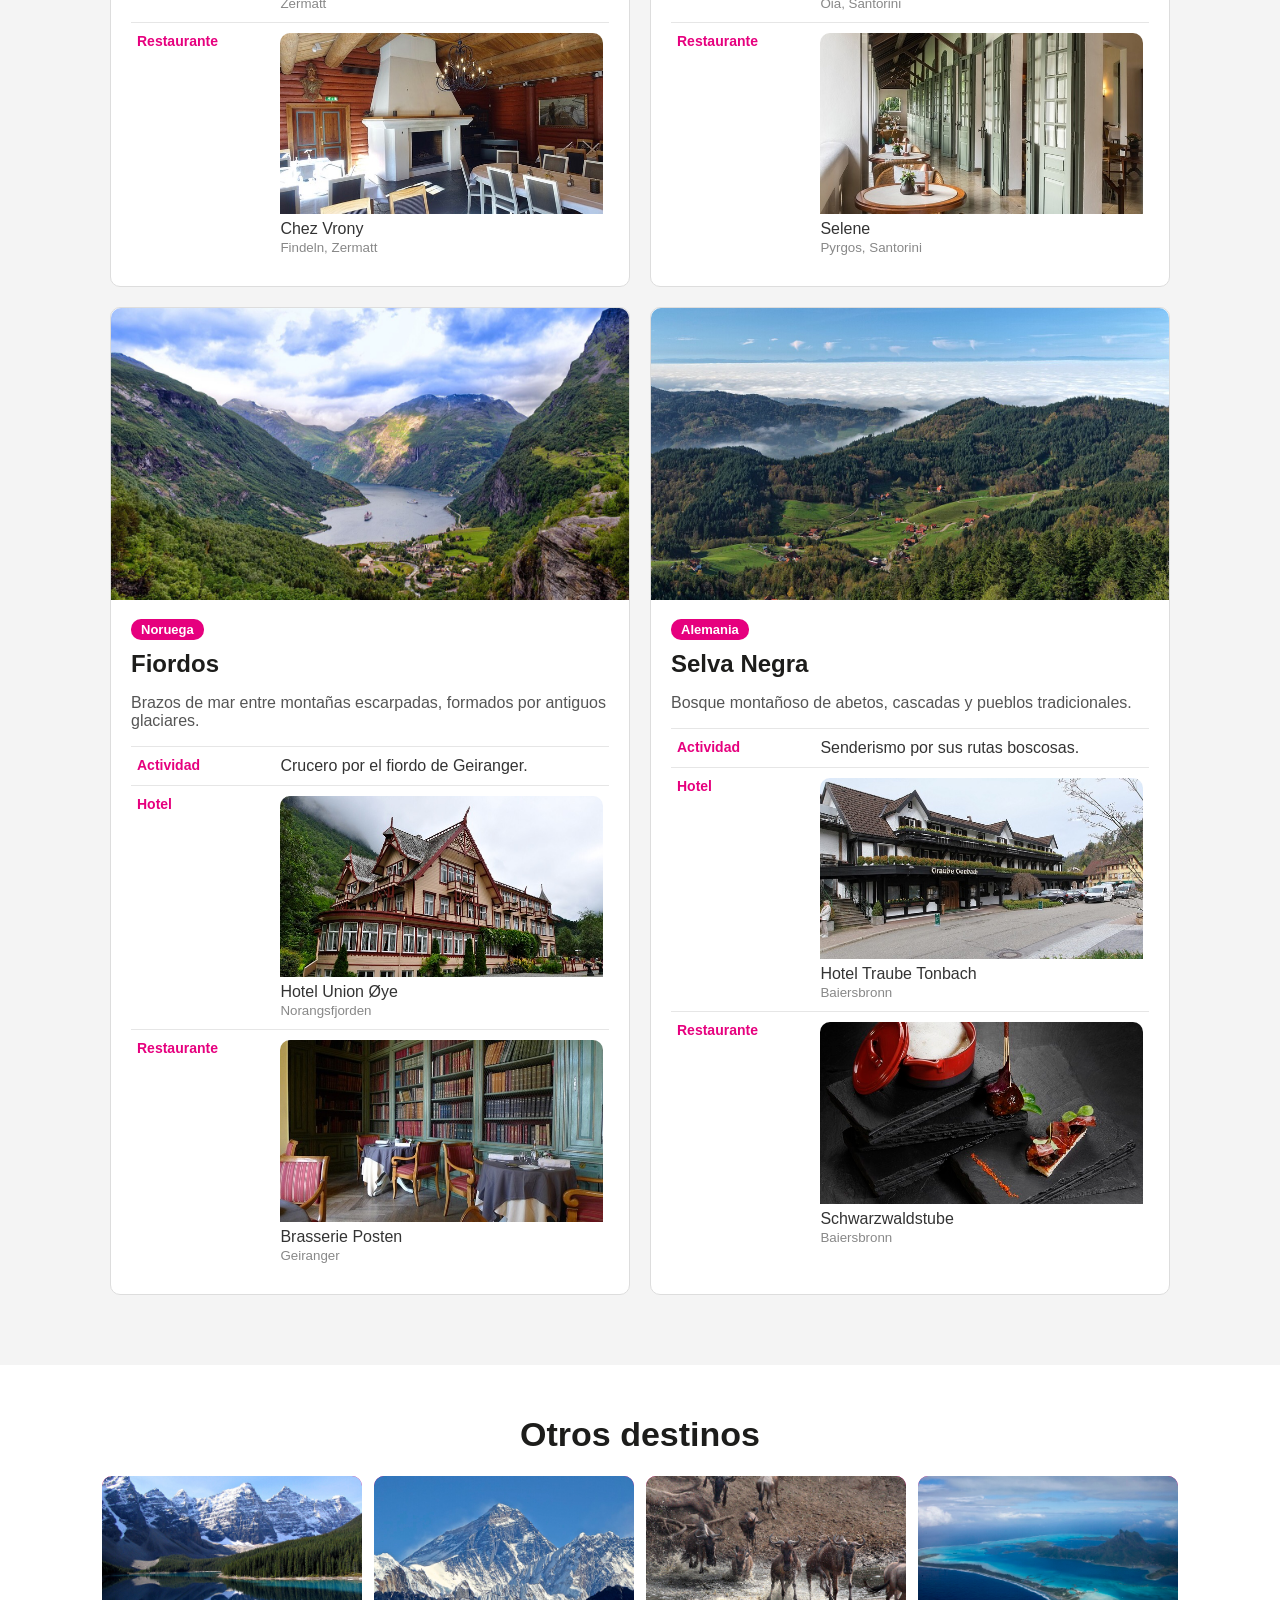
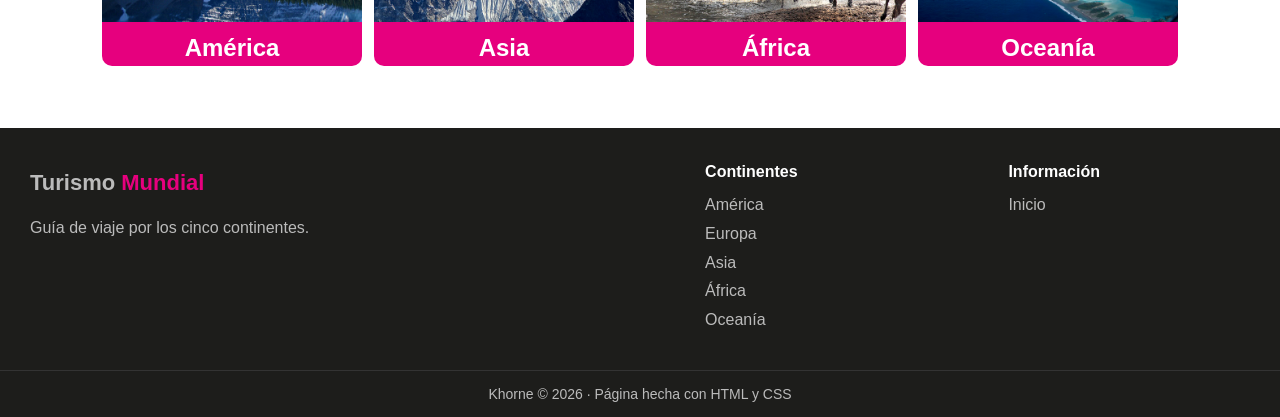
<file: europa.html>
<!DOCTYPE html>
<html lang="es">
<head>
    <meta charset="UTF-8">
    <meta name="viewport" content="width=device-width, initial-scale=1.0">
    <title>Europa - Turismo Mundial</title>
    <link rel="stylesheet" href="estilos.css">
</head>
<body>

    <table class="menu">
        <tr>
            <td><a href="index.html" class="logo">Turismo <span>Mundial</span></a></td>
            <td class="enlaces">
                <a href="america.html">América</a>
                <a href="europa.html" class="activo">Europa</a>
                <a href="asia.html">Asia</a>
                <a href="africa.html">África</a>
                <a href="oceania.html">Oceanía</a>
            </td>
        </tr>
    </table>

    <table class="portada portada-europa">
        <tr>
            <td>
                <p><a href="index.html">Inicio</a> / Europa</p>
                <h1>Europa</h1>
                <p>Alpes, fiordos, bosques y el Mediterráneo</p>
            </td>
        </tr>
    </table>

    <div class="seccion">
        <table class="descripcion">
            <tr>
                <td class="frase">Historia entre <span>montañas y mares</span></td>
                <td>Europa es un continente compacto pero lleno de contrastes: montañas alpinas cubiertas de nieve, fiordos profundos en el norte, bosques legendarios en el centro y las cálidas costas del Mediterráneo en el sur. Su historia milenaria, su arquitectura y su gastronomía la convierten en uno de los destinos más visitados del mundo.</td>
            </tr>
        </table>
    </div>

    <div class="fondo-gris">
        <div class="seccion">
            <h2 class="titulo">Ecosistemas</h2>
            <p class="subtitulo">Actividad principal, hotel y restaurante recomendados en cada uno</p>
            <table class="ecosistemas">
            <tr>
                <td class="ecosistema">
                    <img src="img/alpes.jpg" alt="Alpes">
                    <div class="cuerpo">
                        <span class="pais">Suiza</span>
                        <h3>Alpes</h3>
                        <p>Cordillera de alta montaña con glaciares, valles verdes y el famoso monte Cervino.</p>
                        <table class="recomendaciones">
                            <tr>
                                <th>Actividad</th>
                                <td>Esquí en las pistas de Zermatt.</td>
                            </tr>
                            <tr>
                                <th>Hotel</th>
                                <td><img class="foto-lugar" src="img/h-omnia.jpg" alt="The Omnia">The Omnia<br><small>Zermatt</small></td>
                            </tr>
                            <tr>
                                <th>Restaurante</th>
                                <td><img class="foto-lugar" src="img/r-vrony.jpg" alt="Chez Vrony">Chez Vrony<br><small>Findeln, Zermatt</small></td>
                            </tr>
                        </table>
                    </div>
                </td>
                <td class="ecosistema">
                    <img src="img/santorini.jpg" alt="Costa mediterránea">
                    <div class="cuerpo">
                        <span class="pais">Grecia</span>
                        <h3>Costa mediterránea</h3>
                        <p>Islas volcánicas de aguas cristalinas, clima cálido y atardeceres inolvidables.</p>
                        <table class="recomendaciones">
                            <tr>
                                <th>Actividad</th>
                                <td>Navegar en velero alrededor de Santorini.</td>
                            </tr>
                            <tr>
                                <th>Hotel</th>
                                <td><img class="foto-lugar" src="img/h-canaves.jpg" alt="Canaves Oia">Canaves Oia<br><small>Oia, Santorini</small></td>
                            </tr>
                            <tr>
                                <th>Restaurante</th>
                                <td><img class="foto-lugar" src="img/r-selene.jpg" alt="Selene">Selene<br><small>Pyrgos, Santorini</small></td>
                            </tr>
                        </table>
                    </div>
                </td>
            </tr>
            <tr>
                <td class="ecosistema">
                    <img src="img/fiordos.jpg" alt="Fiordos">
                    <div class="cuerpo">
                        <span class="pais">Noruega</span>
                        <h3>Fiordos</h3>
                        <p>Brazos de mar entre montañas escarpadas, formados por antiguos glaciares.</p>
                        <table class="recomendaciones">
                            <tr>
                                <th>Actividad</th>
                                <td>Crucero por el fiordo de Geiranger.</td>
                            </tr>
                            <tr>
                                <th>Hotel</th>
                                <td><img class="foto-lugar" src="img/h-union.jpg" alt="Hotel Union Øye">Hotel Union Øye<br><small>Norangsfjorden</small></td>
                            </tr>
                            <tr>
                                <th>Restaurante</th>
                                <td><img class="foto-lugar" src="img/r-posten.jpg" alt="Brasserie Posten">Brasserie Posten<br><small>Geiranger</small></td>
                            </tr>
                        </table>
                    </div>
                </td>
                <td class="ecosistema">
                    <img src="img/selvanegra.jpg" alt="Selva Negra">
                    <div class="cuerpo">
                        <span class="pais">Alemania</span>
                        <h3>Selva Negra</h3>
                        <p>Bosque montañoso de abetos, cascadas y pueblos tradicionales.</p>
                        <table class="recomendaciones">
                            <tr>
                                <th>Actividad</th>
                                <td>Senderismo por sus rutas boscosas.</td>
                            </tr>
                            <tr>
                                <th>Hotel</th>
                                <td><img class="foto-lugar" src="img/h-traube.jpg" alt="Hotel Traube Tonbach">Hotel Traube Tonbach<br><small>Baiersbronn</small></td>
                            </tr>
                            <tr>
                                <th>Restaurante</th>
                                <td><img class="foto-lugar" src="img/r-schwarzwaldstube.jpg" alt="Schwarzwaldstube">Schwarzwaldstube<br><small>Baiersbronn</small></td>
                            </tr>
                        </table>
                    </div>
                </td>
            </tr>
            </table>
        </div>
    </div>

    <div class="seccion">
        <h2 class="titulo">Otros destinos</h2>
        <table class="continentes">
            <tr>
                <td class="tarjeta">
                    <a href="america.html">
                        <img src="img/rocosas.jpg" alt="América">
                        <h3>América</h3>
                    </a>
                </td>
                <td class="tarjeta">
                    <a href="asia.html">
                        <img src="img/himalaya.jpg" alt="Asia">
                        <h3>Asia</h3>
                    </a>
                </td>
                <td class="tarjeta">
                    <a href="africa.html">
                        <img src="img/serengeti.jpg" alt="África">
                        <h3>África</h3>
                    </a>
                </td>
                <td class="tarjeta">
                    <a href="oceania.html">
                        <img src="img/borabora.jpg" alt="Oceanía">
                        <h3>Oceanía</h3>
                    </a>
                </td>
            </tr>
        </table>
    </div>

    <table class="pie">
        <tr>
            <td>
                <a href="index.html" class="logo">Turismo <span>Mundial</span></a>
                <p>Guía de viaje por los cinco continentes.</p>
            </td>
            <td>
                <h3>Continentes</h3>
                <a href="america.html">América</a><br>
                <a href="europa.html">Europa</a><br>
                <a href="asia.html">Asia</a><br>
                <a href="africa.html">África</a><br>
                <a href="oceania.html">Oceanía</a>
            </td>
            <td>
                <h3>Información</h3>
                <a href="index.html">Inicio</a><br>
            </td>
        </tr>
        <tr>
            <td colspan="3" class="final">Khorne &copy; 2026 · Página hecha con HTML y CSS</td>
        </tr>
    </table>

</body>
</html>
</file>
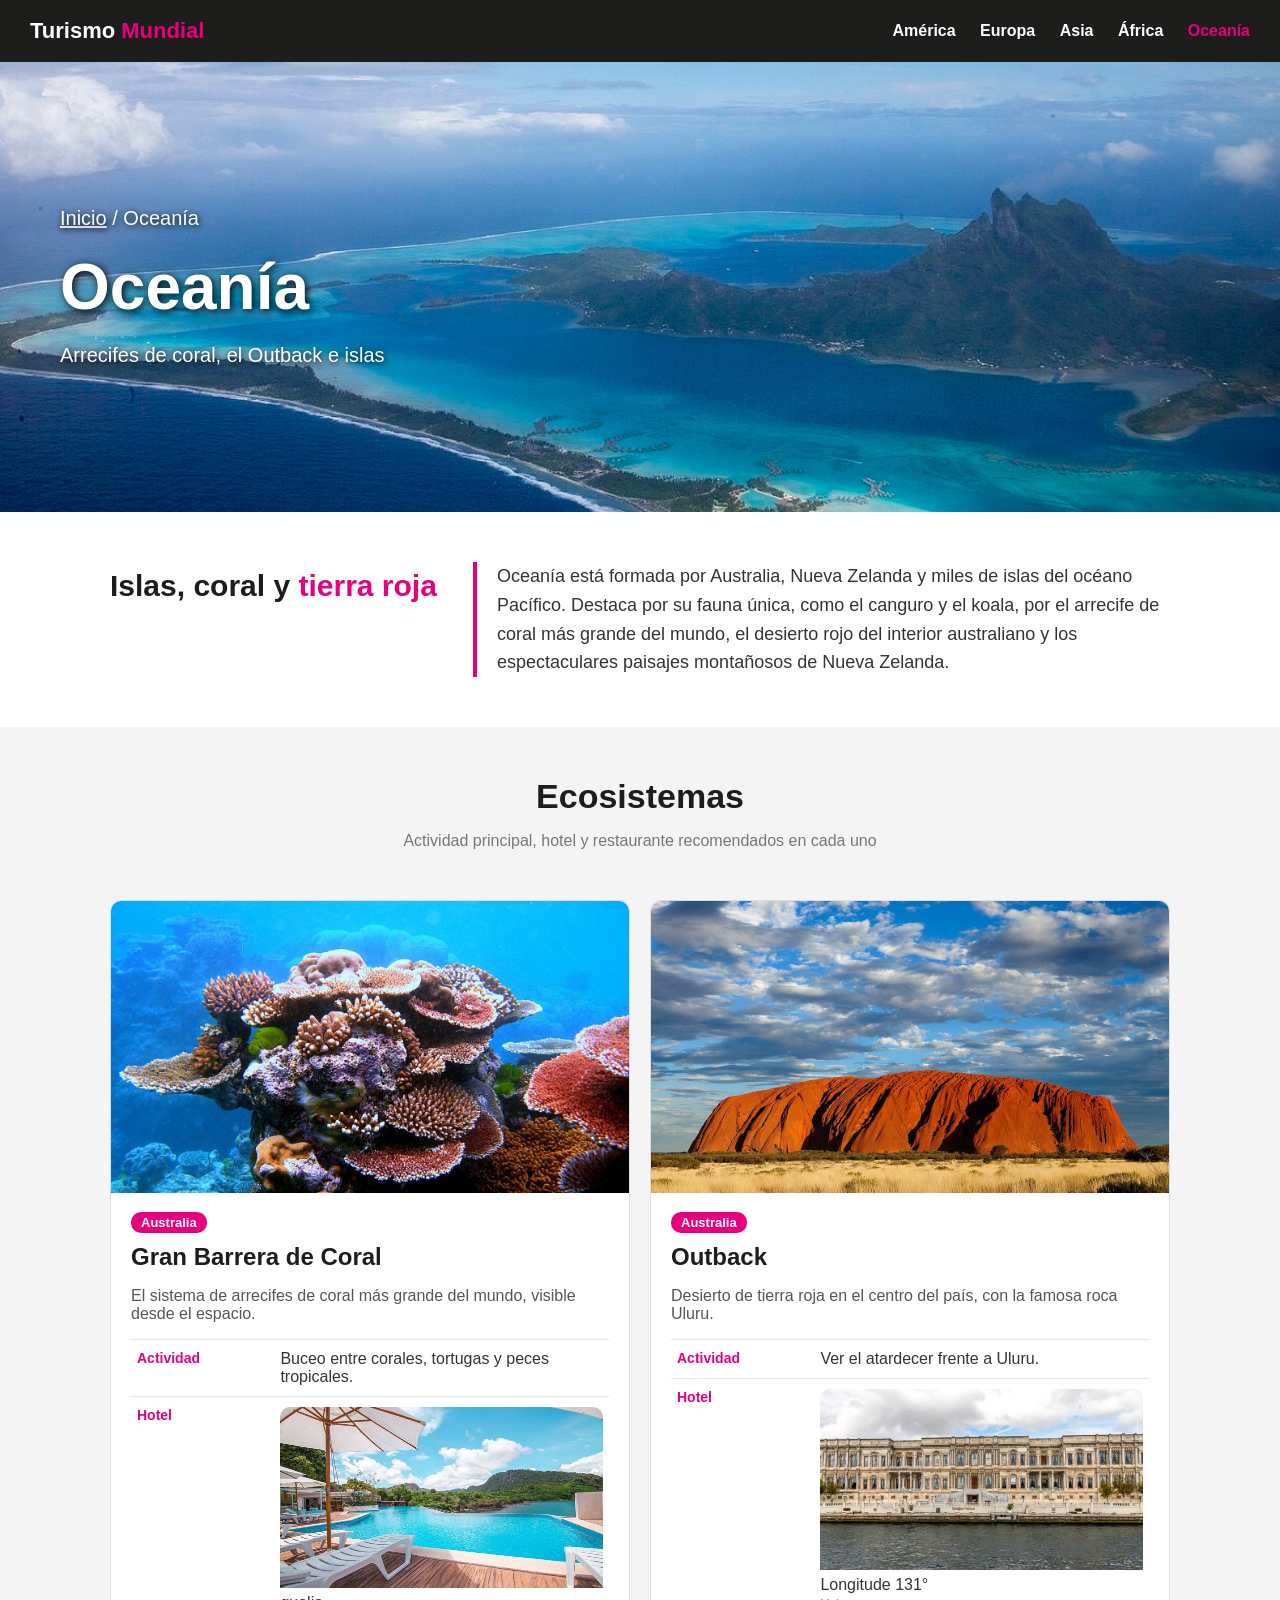
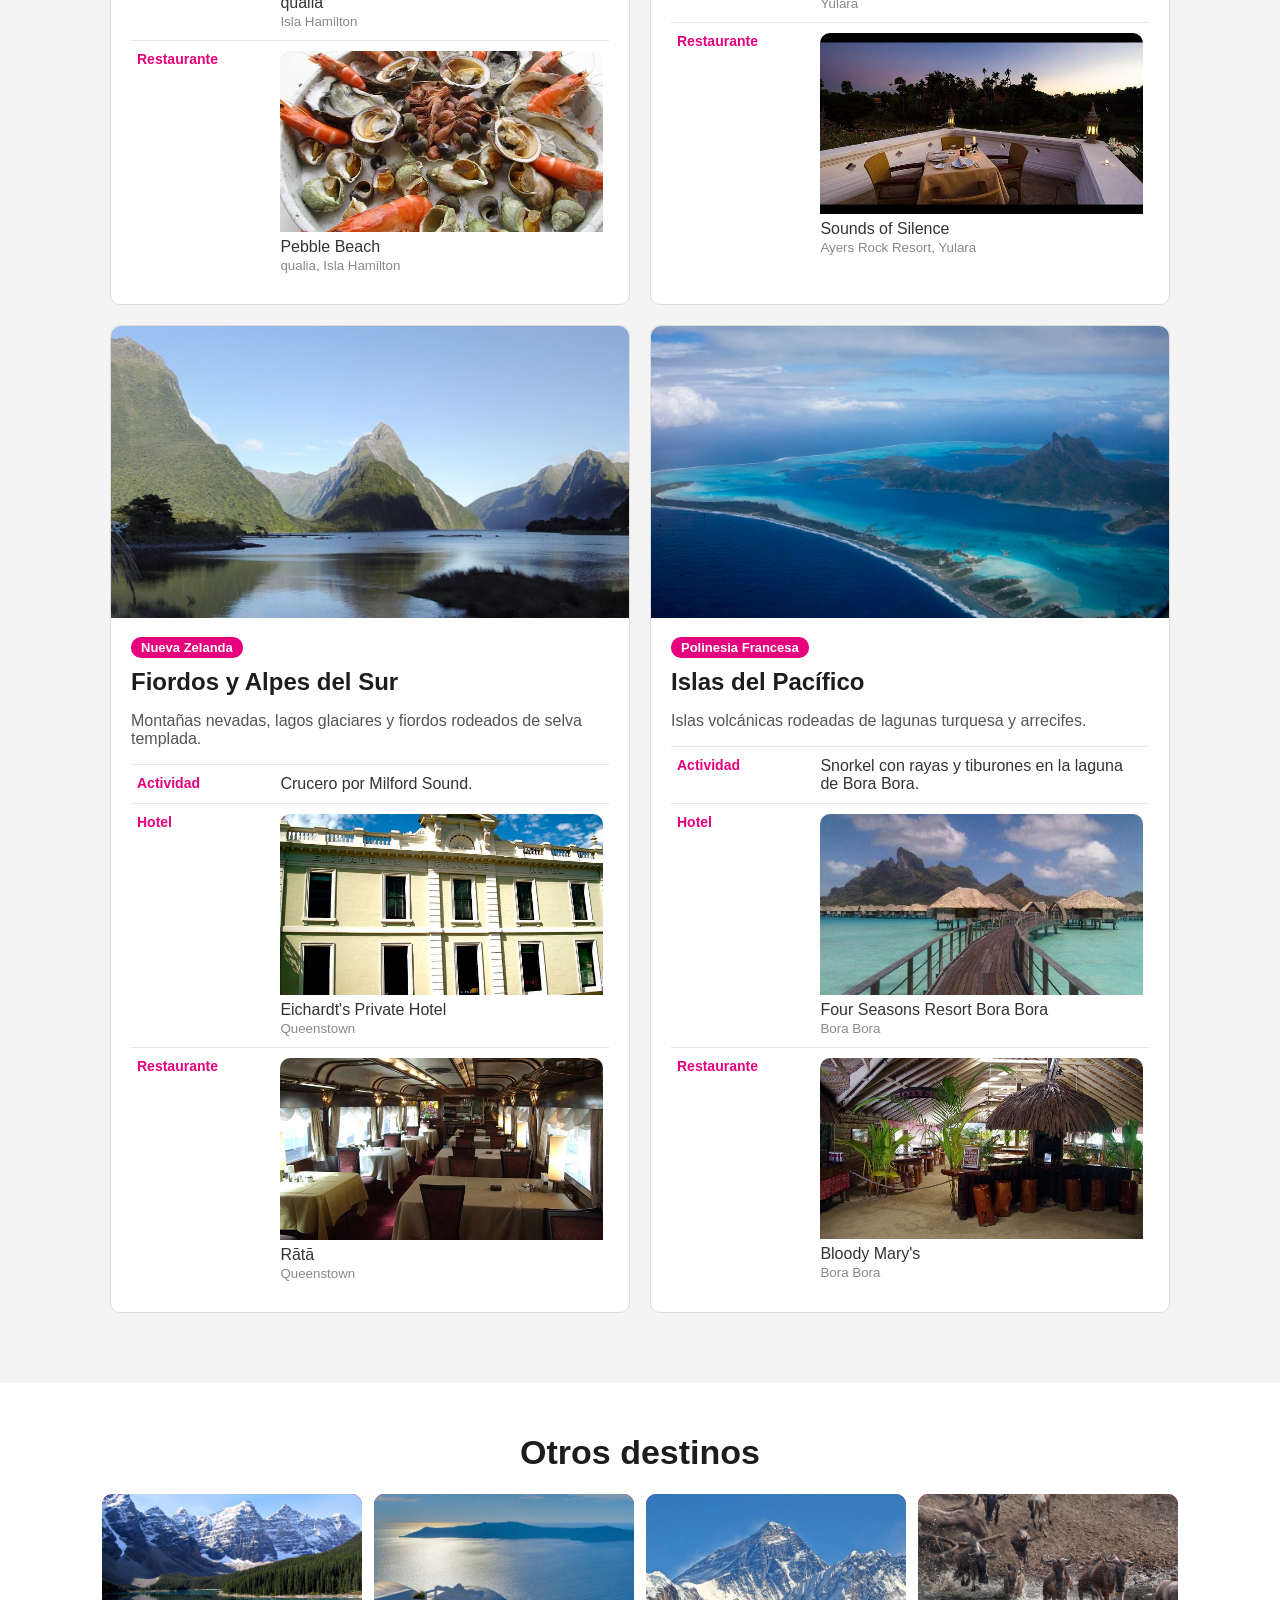
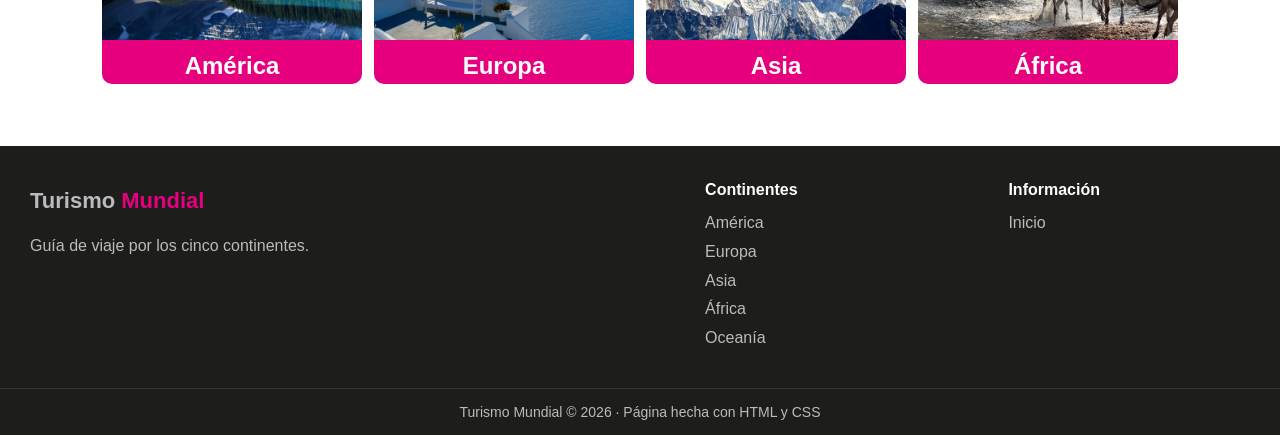
<file: oceania.html>
<!DOCTYPE html>
<html lang="es">
<head>
    <meta charset="UTF-8">
    <meta name="viewport" content="width=device-width, initial-scale=1.0">
    <title>Oceanía - Turismo Mundial</title>
    <link rel="stylesheet" href="estilos.css">
</head>
<body>

    <table class="menu">
        <tr>
            <td><a href="index.html" class="logo">Turismo <span>Mundial</span></a></td>
            <td class="enlaces">
                <a href="america.html">América</a>
                <a href="europa.html">Europa</a>
                <a href="asia.html">Asia</a>
                <a href="africa.html">África</a>
                <a href="oceania.html" class="activo">Oceanía</a>
            </td>
        </tr>
    </table>

    <table class="portada portada-oceania">
        <tr>
            <td>
                <p><a href="index.html">Inicio</a> / Oceanía</p>
                <h1>Oceanía</h1>
                <p>Arrecifes de coral, el Outback e islas</p>
            </td>
        </tr>
    </table>

    <div class="seccion">
        <table class="descripcion">
            <tr>
                <td class="frase">Islas, coral y <span>tierra roja</span></td>
                <td>Oceanía está formada por Australia, Nueva Zelanda y miles de islas del océano Pacífico. Destaca por su fauna única, como el canguro y el koala, por el arrecife de coral más grande del mundo, el desierto rojo del interior australiano y los espectaculares paisajes montañosos de Nueva Zelanda.</td>
            </tr>
        </table>
    </div>

    <div class="fondo-gris">
        <div class="seccion">
            <h2 class="titulo">Ecosistemas</h2>
            <p class="subtitulo">Actividad principal, hotel y restaurante recomendados en cada uno</p>
            <table class="ecosistemas">
            <tr>
                <td class="ecosistema">
                    <img src="img/barrera.jpg" alt="Gran Barrera de Coral">
                    <div class="cuerpo">
                        <span class="pais">Australia</span>
                        <h3>Gran Barrera de Coral</h3>
                        <p>El sistema de arrecifes de coral más grande del mundo, visible desde el espacio.</p>
                        <table class="recomendaciones">
                            <tr>
                                <th>Actividad</th>
                                <td>Buceo entre corales, tortugas y peces tropicales.</td>
                            </tr>
                            <tr>
                                <th>Hotel</th>
                                <td><img class="foto-lugar" src="img/h-qualia.jpg" alt="qualia">qualia<br><small>Isla Hamilton</small></td>
                            </tr>
                            <tr>
                                <th>Restaurante</th>
                                <td><img class="foto-lugar" src="img/r-pebble.jpg" alt="Pebble Beach">Pebble Beach<br><small>qualia, Isla Hamilton</small></td>
                            </tr>
                        </table>
                    </div>
                </td>
                <td class="ecosistema">
                    <img src="img/uluru.jpg" alt="Outback">
                    <div class="cuerpo">
                        <span class="pais">Australia</span>
                        <h3>Outback</h3>
                        <p>Desierto de tierra roja en el centro del país, con la famosa roca Uluru.</p>
                        <table class="recomendaciones">
                            <tr>
                                <th>Actividad</th>
                                <td>Ver el atardecer frente a Uluru.</td>
                            </tr>
                            <tr>
                                <th>Hotel</th>
                                <td><img class="foto-lugar" src="img/h-longitude.jpg" alt="Longitude 131°">Longitude 131°<br><small>Yulara</small></td>
                            </tr>
                            <tr>
                                <th>Restaurante</th>
                                <td><img class="foto-lugar" src="img/r-silence.jpg" alt="Sounds of Silence">Sounds of Silence<br><small>Ayers Rock Resort, Yulara</small></td>
                            </tr>
                        </table>
                    </div>
                </td>
            </tr>
            <tr>
                <td class="ecosistema">
                    <img src="img/milford.jpg" alt="Fiordos y Alpes del Sur">
                    <div class="cuerpo">
                        <span class="pais">Nueva Zelanda</span>
                        <h3>Fiordos y Alpes del Sur</h3>
                        <p>Montañas nevadas, lagos glaciares y fiordos rodeados de selva templada.</p>
                        <table class="recomendaciones">
                            <tr>
                                <th>Actividad</th>
                                <td>Crucero por Milford Sound.</td>
                            </tr>
                            <tr>
                                <th>Hotel</th>
                                <td><img class="foto-lugar" src="img/h-eichardts.jpg" alt="Eichardt's Private Hotel">Eichardt's Private Hotel<br><small>Queenstown</small></td>
                            </tr>
                            <tr>
                                <th>Restaurante</th>
                                <td><img class="foto-lugar" src="img/r-rata.jpg" alt="Rātā">Rātā<br><small>Queenstown</small></td>
                            </tr>
                        </table>
                    </div>
                </td>
                <td class="ecosistema">
                    <img src="img/borabora.jpg" alt="Islas del Pacífico">
                    <div class="cuerpo">
                        <span class="pais">Polinesia Francesa</span>
                        <h3>Islas del Pacífico</h3>
                        <p>Islas volcánicas rodeadas de lagunas turquesa y arrecifes.</p>
                        <table class="recomendaciones">
                            <tr>
                                <th>Actividad</th>
                                <td>Snorkel con rayas y tiburones en la laguna de Bora Bora.</td>
                            </tr>
                            <tr>
                                <th>Hotel</th>
                                <td><img class="foto-lugar" src="img/h-borabora.jpg" alt="Four Seasons Resort Bora Bora">Four Seasons Resort Bora Bora<br><small>Bora Bora</small></td>
                            </tr>
                            <tr>
                                <th>Restaurante</th>
                                <td><img class="foto-lugar" src="img/r-bloodymary.jpg" alt="Bloody Mary's">Bloody Mary's<br><small>Bora Bora</small></td>
                            </tr>
                        </table>
                    </div>
                </td>
            </tr>
            </table>
        </div>
    </div>

    <div class="seccion">
        <h2 class="titulo">Otros destinos</h2>
        <table class="continentes">
            <tr>
                <td class="tarjeta">
                    <a href="america.html">
                        <img src="img/rocosas.jpg" alt="América">
                        <h3>América</h3>
                    </a>
                </td>
                <td class="tarjeta">
                    <a href="europa.html">
                        <img src="img/santorini.jpg" alt="Europa">
                        <h3>Europa</h3>
                    </a>
                </td>
                <td class="tarjeta">
                    <a href="asia.html">
                        <img src="img/himalaya.jpg" alt="Asia">
                        <h3>Asia</h3>
                    </a>
                </td>
                <td class="tarjeta">
                    <a href="africa.html">
                        <img src="img/serengeti.jpg" alt="África">
                        <h3>África</h3>
                    </a>
                </td>
            </tr>
        </table>
    </div>

    <table class="pie">
        <tr>
            <td>
                <a href="index.html" class="logo">Turismo <span>Mundial</span></a>
                <p>Guía de viaje por los cinco continentes.</p>
            </td>
            <td>
                <h3>Continentes</h3>
                <a href="america.html">América</a><br>
                <a href="europa.html">Europa</a><br>
                <a href="asia.html">Asia</a><br>
                <a href="africa.html">África</a><br>
                <a href="oceania.html">Oceanía</a>
            </td>
            <td>
                <h3>Información</h3>
                <a href="index.html">Inicio</a><br>
            </td>
        </tr>
        <tr>
            <td colspan="3" class="final">Turismo Mundial &copy; 2026 · Página hecha con HTML y CSS</td>
        </tr>
    </table>

</body>
</html>
</file>
<file: estilos.css>
/* ===== Estilos generales ===== */
body {
    margin: 0;
    font-family: Arial, Helvetica, sans-serif;
    color: #333333;
    background-color: #ffffff;
}

h1, h2, h3 {
    margin: 0;
}

table {
    border-collapse: collapse;
}

img {
    display: block;
}

/* ===== Menú ===== */
.menu {
    width: 100%;
    background-color: #1d1d1b;
}

.menu td {
    padding: 18px 30px;
}

.logo {
    font-size: 22px;
    font-weight: bold;
    color: #ffffff;
    text-decoration: none;
}

.logo span {
    color: #e6007e;
}

.enlaces {
    text-align: right;
}

.enlaces a {
    margin-left: 20px;
    color: #ffffff;
    text-decoration: none;
    font-weight: bold;
}

.enlaces a:hover,
.enlaces .activo {
    color: #e6007e;
}

/* ===== Portada ===== */
.portada {
    width: 100%;
    height: 450px;
    background-size: cover;
    background-position: center;
    color: #ffffff;
}

.portada td {
    padding: 0 60px;
    vertical-align: middle;
}

.portada h1 {
    font-size: 64px;
    text-shadow: 2px 2px 8px #000000;
}

.portada p {
    font-size: 20px;
    text-shadow: 1px 1px 6px #000000;
}

.portada a {
    color: #ffffff;
}

/* Foto de portada de cada página */
.portada-inicio  { background-image: url("img/portada.jpg"); }
.portada-america { background-image: url("img/rocosas.jpg"); }
.portada-europa  { background-image: url("img/santorini.jpg"); }
.portada-asia    { background-image: url("img/himalaya.jpg"); }
.portada-africa  { background-image: url("img/serengeti.jpg"); }
.portada-oceania { background-image: url("img/borabora.jpg"); }

.boton {
    display: inline-block;
    padding: 12px 30px;
    background-color: #e6007e;
    color: #ffffff;
    text-decoration: none;
    font-weight: bold;
    border-radius: 30px;
}

.boton:hover {
    background-color: #b80065;
}

/* ===== Secciones ===== */
.seccion {
    width: 1100px;
    margin: 0 auto;
    padding: 50px 0;
}

.titulo {
    text-align: center;
    font-size: 34px;
    color: #1d1d1b;
    margin-bottom: 10px;
}

.subtitulo {
    text-align: center;
    color: #777777;
    margin-bottom: 30px;
}

.fondo-gris {
    background-color: #f4f4f4;
}

/* ===== Tarjetas de continentes ===== */
.continentes {
    width: 100%;
    table-layout: fixed;
    border-collapse: separate;
    border-spacing: 12px;
}

.tarjeta {
    padding: 0;
    background-color: #e6007e;
    border-radius: 10px;
    text-align: center;
    vertical-align: top;
}

.tarjeta a {
    color: #ffffff;
    text-decoration: none;
}

.tarjeta img {
    width: 100%;
    border-radius: 10px 10px 0 0;
}

.tarjeta h3 {
    padding: 12px 10px 4px;
    font-size: 24px;
}

.tarjeta p {
    margin: 0;
    padding: 0 10px 14px;
}

.tarjeta:hover {
    background-color: #b80065;
}

/* ===== Franja de cifras ===== */
.franja {
    width: 100%;
    background-color: #e6007e;
    color: #ffffff;
    text-align: center;
}

.franja td {
    padding: 35px 10px;
    width: 25%;
    font-size: 18px;
}

.franja b {
    display: block;
    font-size: 44px;
}

/* ===== Descripción del continente ===== */
.descripcion {
    width: 100%;
}

.descripcion td {
    padding: 0 20px;
    vertical-align: top;
    font-size: 18px;
    line-height: 1.6;
}

.descripcion .frase {
    width: 35%;
    font-size: 30px;
    font-weight: bold;
    color: #1d1d1b;
    border-right: 4px solid #e6007e;
}

.descripcion .frase span {
    color: #e6007e;
}

/* ===== Tarjetas de ecosistemas ===== */
.ecosistemas {
    width: 100%;
    border-collapse: separate;
    border-spacing: 20px;
}

.ecosistema {
    width: 50%;
    padding: 0;
    vertical-align: top;
    background-color: #ffffff;
    border: 1px solid #dddddd;
    border-radius: 10px;
}

.ecosistema img {
    width: 100%;
    border-radius: 10px 10px 0 0;
}

.ecosistema .cuerpo {
    padding: 20px;
}

.pais {
    padding: 3px 10px;
    background-color: #e6007e;
    color: #ffffff;
    font-size: 13px;
    font-weight: bold;
    border-radius: 10px;
}

.ecosistema h3 {
    margin: 12px 0 6px;
    font-size: 24px;
    color: #1d1d1b;
}

.ecosistema p {
    color: #555555;
}

/* Tabla de actividad, hotel y restaurante */
.recomendaciones {
    width: 100%;
}

.recomendaciones th,
.recomendaciones td {
    padding: 10px 6px;
    border-top: 1px solid #e6e6e6;
    text-align: left;
    vertical-align: top;
}

.recomendaciones th {
    width: 30%;
    color: #e6007e;
    font-size: 14px;
}

.foto-lugar {
    width: 100%;
    margin-bottom: 6px;
    border-radius: 6px;
}

.recomendaciones small {
    color: #888888;
}

/* ===== Tabla de créditos ===== */
.creditos {
    width: 100%;
}

.creditos th {
    background-color: #1d1d1b;
    color: #ffffff;
    text-align: left;
    padding: 12px;
}

.creditos td {
    padding: 10px 12px;
    border-bottom: 1px solid #dddddd;
}

.creditos a {
    color: #e6007e;
}

/* ===== Pie de página ===== */
.pie {
    width: 100%;
    background-color: #1d1d1b;
    color: #bbbbbb;
}

.pie td {
    padding: 35px 30px;
    vertical-align: top;
}

.pie h3 {
    color: #ffffff;
    font-size: 16px;
    margin-bottom: 10px;
}

.pie a {
    color: #bbbbbb;
    text-decoration: none;
    line-height: 1.8;
}

.pie a:hover {
    color: #e6007e;
}

.pie .final {
    text-align: center;
    border-top: 1px solid #333333;
    padding: 15px;
    font-size: 14px;
}

/* ===== Celular (pantallas de 700px o menos) ===== */
@media (max-width: 700px) {

    /* Menú: logo arriba y enlaces abajo, centrados */
    .menu td {
        display: block;
        text-align: center;
        padding: 10px;
    }

    .enlaces a {
        margin: 0 6px;
        font-size: 14px;
    }

    /* Portada más baja y con letra más chica */
    .portada {
        height: 280px;
    }

    .portada td {
        padding: 0 16px;
    }

    .portada h1 {
        font-size: 36px;
    }

    .portada p {
        font-size: 16px;
    }

    /* Secciones a lo ancho de la pantalla */
    .seccion {
        width: auto;
        padding: 30px 16px;
    }

    .titulo {
        font-size: 26px;
    }

    /* Las celdas de las tablas se ponen una debajo de otra */
    .tarjeta,
    .ecosistema,
    .descripcion td,
    .pie td {
        display: block;
        width: auto;
        margin-bottom: 14px;
    }

    .continentes,
    .ecosistemas {
        border-spacing: 0;
    }

    /* Descripción: la frase arriba con línea rosa abajo */
    .descripcion td {
        padding: 0;
        font-size: 16px;
    }

    .descripcion .frase {
        width: auto;
        font-size: 24px;
        border-right: none;
        border-bottom: 4px solid #e6007e;
        padding-bottom: 10px;
    }

    /* Franja de cifras más compacta */
    .franja td {
        padding: 20px 4px;
        font-size: 13px;
    }

    .franja b {
        font-size: 28px;
    }

    .pie td {
        padding: 20px 16px 0;
    }
}
</file>
